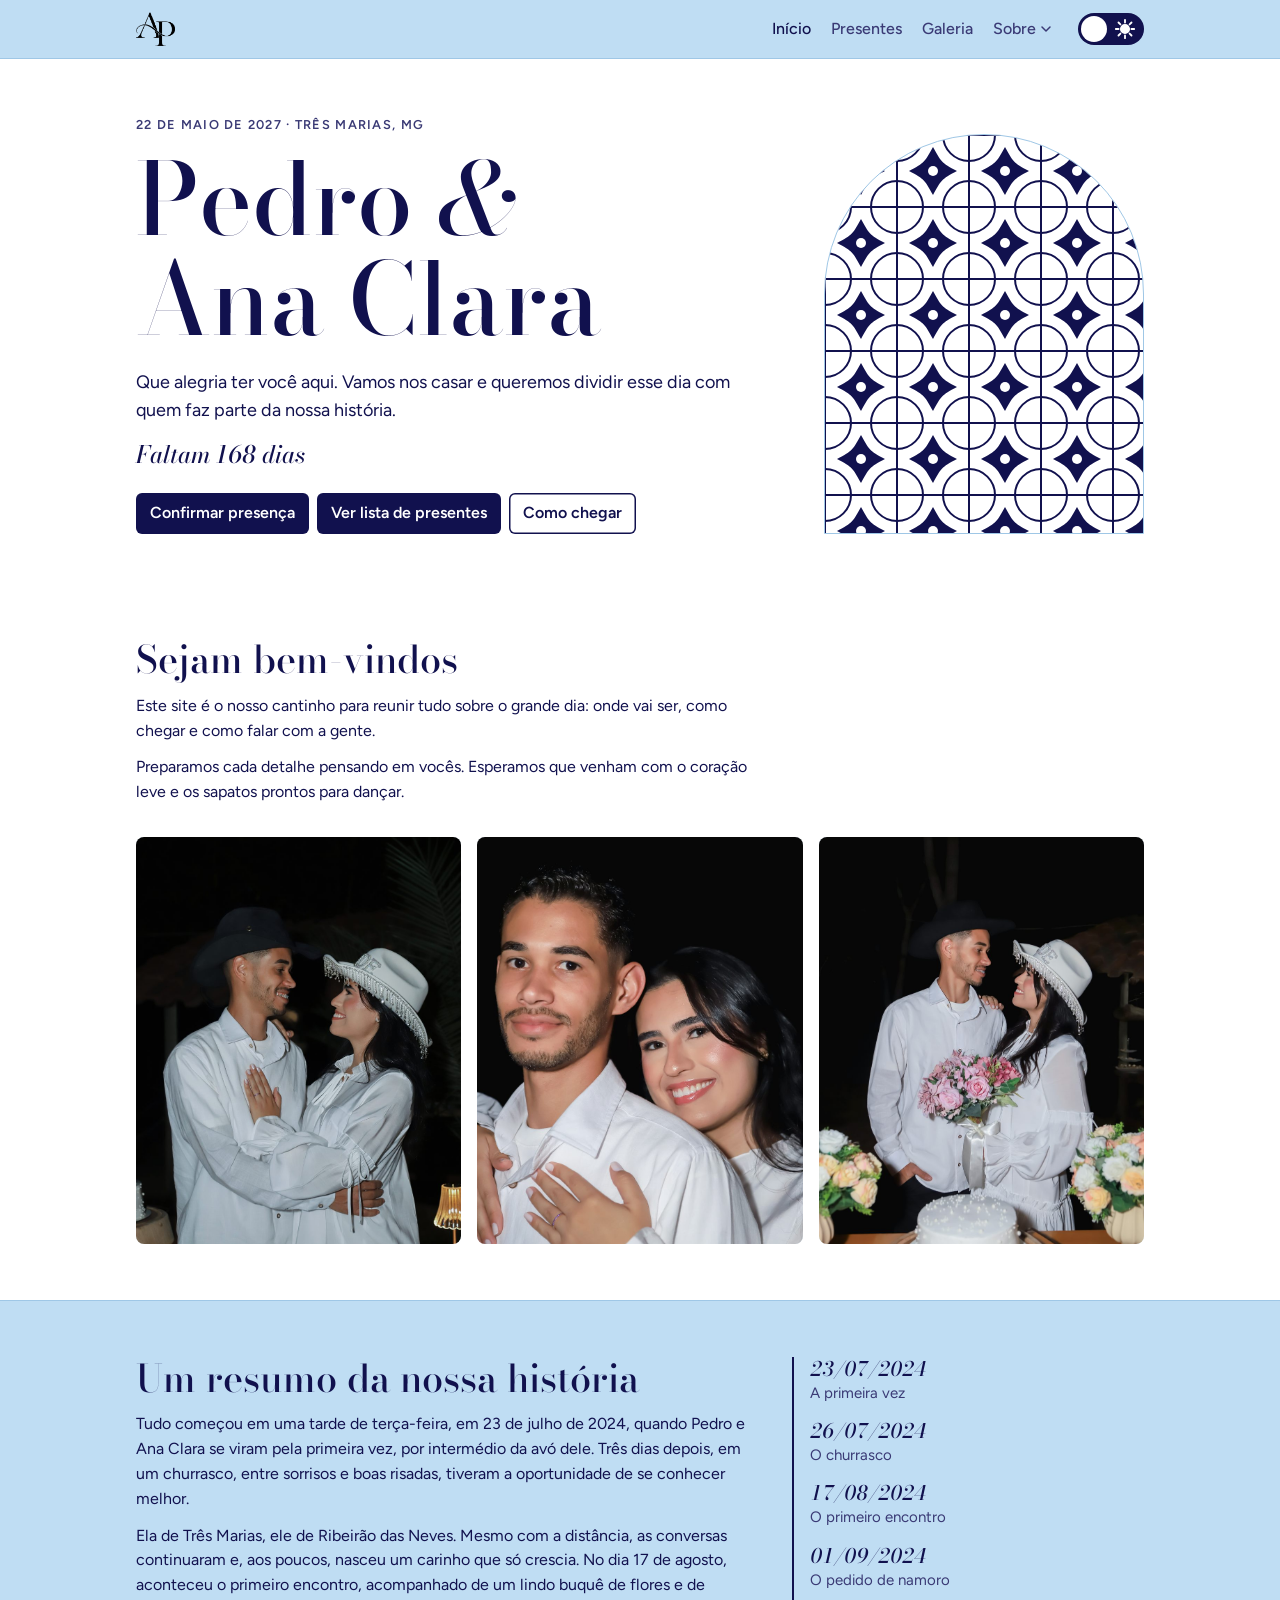
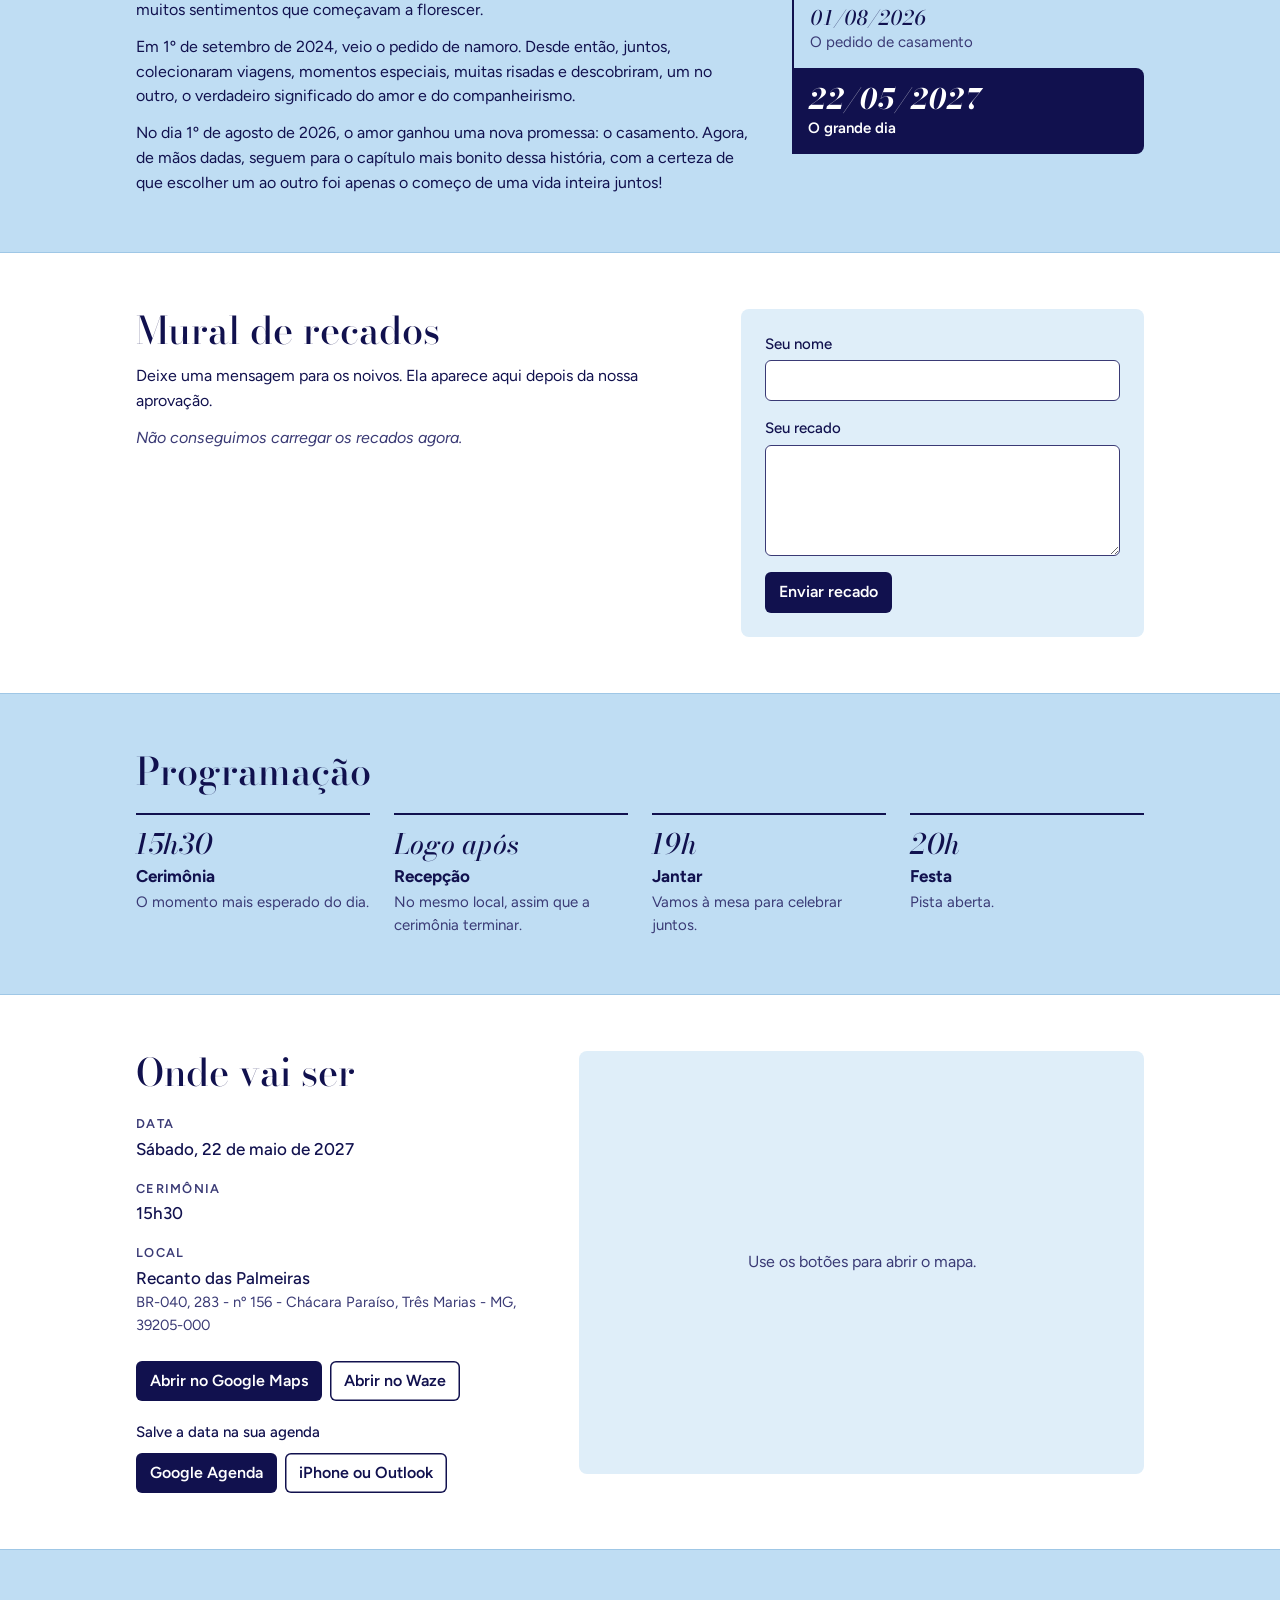
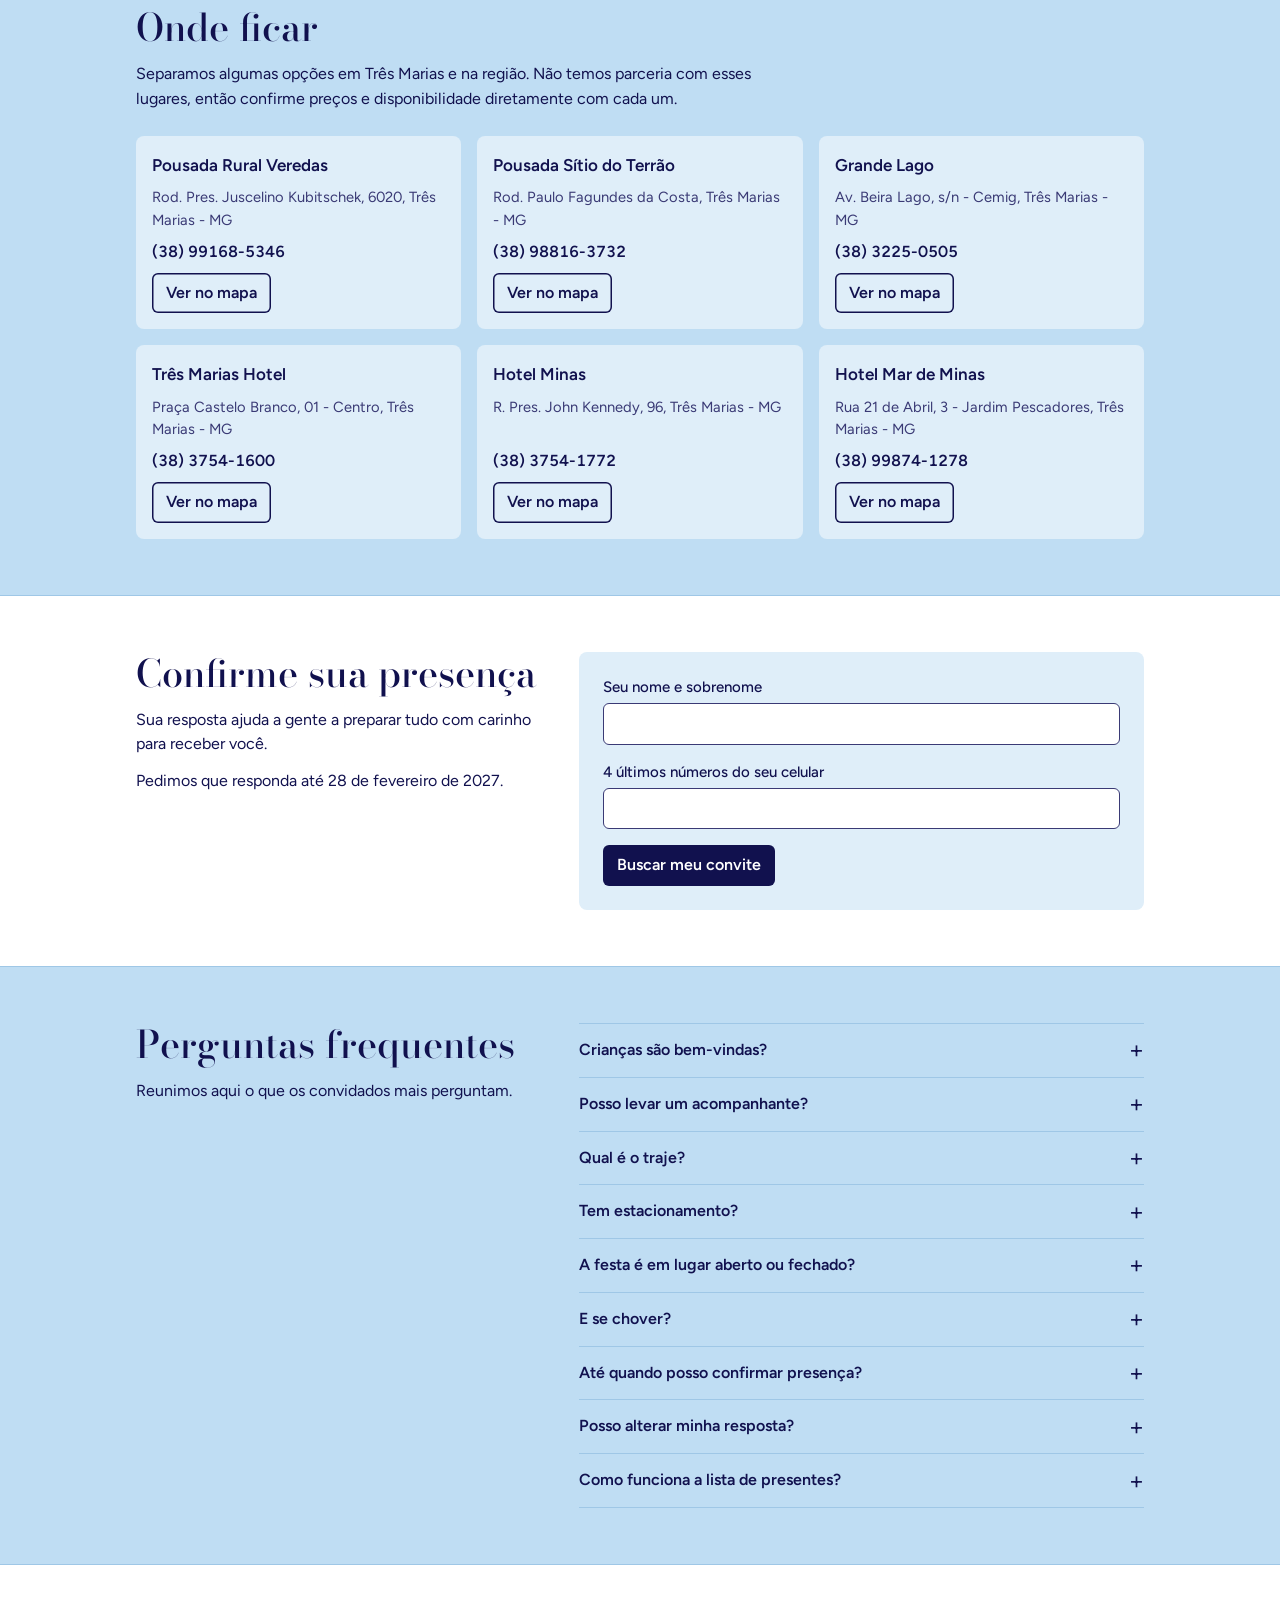
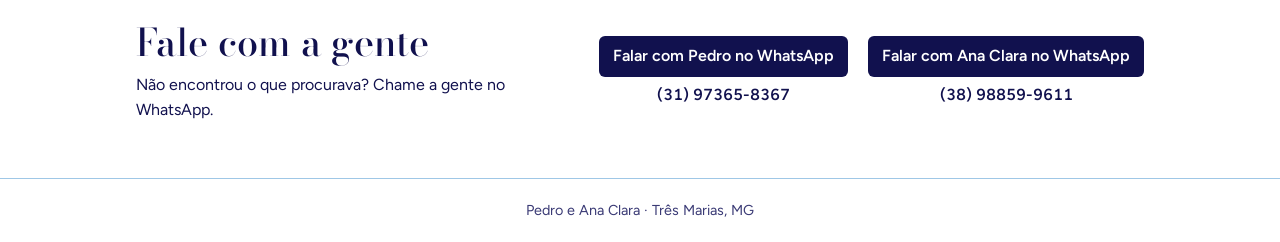
<file: index.html>
<!doctype html>
<html lang="pt-BR">
<head>
<meta charset="utf-8">
<meta name="viewport" content="width=device-width,initial-scale=1,viewport-fit=cover">
<title>Casamento de Pedro e Ana Clara</title>
<meta name="description" content="22 de maio de 2027, em Três Marias (MG). Confirme sua presença, veja o local e a lista de presentes.">
<meta property="og:type" content="website">
<meta property="og:locale" content="pt_BR">
<meta property="og:site_name" content="Pedro e Ana Clara">
<meta property="og:title" content="Casamento de Pedro e Ana Clara">
<meta property="og:description" content="22 de maio de 2027, em Três Marias (MG). Confirme sua presença, veja o local e a lista de presentes.">
<meta property="og:url" content="https://www.pedroeana.site/">
<meta property="og:image" content="https://www.pedroeana.site/assets/img/compartilhar.jpg">
<meta property="og:image:width" content="1200">
<meta property="og:image:height" content="630">
<meta property="og:image:alt" content="Pedro e Ana Clara, 22 de maio de 2027, Três Marias, MG">
<meta name="twitter:card" content="summary_large_image">
<link rel="canonical" href="https://www.pedroeana.site/">
<link rel="preconnect" href="https://fonts.googleapis.com">
<link rel="preconnect" href="https://fonts.gstatic.com" crossorigin>
<link rel="stylesheet" href="https://fonts.googleapis.com/css2?family=Bodoni+Moda:ital,opsz,wght@0,6..96,400..700;1,6..96,400..700&family=Figtree:wght@400;500;600;700&display=swap">
<link rel="icon" type="image/png" href="assets/img/favicon.png">
<link rel="apple-touch-icon" href="assets/img/apple-touch-icon.png">
<link rel="stylesheet" href="assets/css/style.css">
<script src="assets/scripts/tema.js"></script>
</head>
<body>

<nav class="nav" aria-label="Principal">
  <div class="wrap">
    <a class="marca" href="#top"><img src="assets/img/logo.png" alt="Pedro e Ana Clara, página inicial" width="567" height="498"></a>
    <div class="nav-links">
      <a href="#top" aria-current="page">Início</a>
      <a href="presentes.html">Presentes</a>
      <a href="galeria.html">Galeria</a>
      <div class="nav-sobre">
        <button class="nav-sobre-botao" id="menu-botao" type="button" aria-expanded="false" aria-controls="menu-links">Sobre<svg viewBox="0 0 24 24" aria-hidden="true"><path d="M6 9l6 6 6-6"></path></svg></button>
        <div class="nav-menu" id="menu-links">
          <a href="#historia">Nossa história</a>
          <a href="#mural">Mural de recados</a>
          <a href="#programacao">Programação</a>
          <a href="#local">Local</a>
          <a href="#hospedagem">Onde ficar</a>
          <a href="#presenca">Confirmar presença</a>
          <a href="#duvidas">Dúvidas</a>
          <a href="#contato">Contato</a>
        </div>
      </div>
    </div>
    <div class="nav-acoes">
      <button class="tema-botao" id="tema-botao" type="button" role="switch" aria-checked="false" aria-label="Modo escuro">
        <svg class="tema-icone lua" viewBox="0 0 24 24" aria-hidden="true">
          <path d="M20 15.5A8.5 8.5 0 0 1 8.5 4a9 9 0 1 0 11.5 11.5z"></path>
          <path d="M0-2 .6-.6 2-.6.9.3 1.3 1.7 0 .9-1.3 1.7-.9.3-2-.6-.6-.6z" transform="translate(14 5.5)"></path>
          <path d="M0-2 .6-.6 2-.6.9.3 1.3 1.7 0 .9-1.3 1.7-.9.3-2-.6-.6-.6z" transform="translate(19 9)"></path>
          <path d="M0-2 .6-.6 2-.6.9.3 1.3 1.7 0 .9-1.3 1.7-.9.3-2-.6-.6-.6z" transform="translate(13 11) scale(.8)"></path>
        </svg>
        <svg class="tema-icone sol" viewBox="0 0 24 24" aria-hidden="true">
          <circle cx="12" cy="12" r="4.5"></circle>
          <path d="M12 2v3M12 19v3M2 12h3M19 12h3M4.9 4.9 7 7M17 17l2.1 2.1M4.9 19.1 7 17M17 7l2.1-2.1"></path>
        </svg>
        <span class="tema-bola"></span>
      </button>
    </div>
  </div>
</nav>

<header class="hero">
  <div class="wrap">
    <div>
      <p class="eyebrow" id="quando"></p>
      <h1 id="noivos"></h1>
      <p class="lead">Que alegria ter você aqui. Vamos nos casar e queremos dividir esse dia com quem faz parte da nossa história.</p>
      <p class="faltam" id="faltam" hidden></p>
      <div class="hero-acoes">
        <a class="btn" href="#presenca">Confirmar presença</a>
        <a class="btn" href="presentes.html">Ver lista de presentes</a>
        <a class="btn ghost" href="#local">Como chegar</a>
      </div>
    </div>
    <svg class="arch" aria-hidden="true">
      <defs>
        <pattern id="azulejo" width="72" height="72" patternUnits="userSpaceOnUse">
          <rect class="tile-line" x="0" y="0" width="72" height="72" stroke-width="1"></rect>
          <circle class="tile-line" cx="0" cy="0" r="26"></circle>
          <circle class="tile-line" cx="72" cy="0" r="26"></circle>
          <circle class="tile-line" cx="0" cy="72" r="26"></circle>
          <circle class="tile-line" cx="72" cy="72" r="26"></circle>
          <path class="tile-fill" d="M36 12 C44 26 44 28 60 36 C44 44 44 46 36 60 C28 46 28 44 12 36 C28 28 28 26 36 12 Z"></path>
          <circle cx="36" cy="36" r="5" fill="var(--tile-bg)"></circle>
        </pattern>
      </defs>
      <rect width="100%" height="100%" fill="url(#azulejo)"></rect>
    </svg>
  </div>
</header>

<main>
  <section class="secao" aria-labelledby="titulo-recepcao">
    <div class="wrap recepcao">
      <div class="recado-texto">
        <h2 id="titulo-recepcao">Sejam bem-vindos</h2>
        <p>Este site é o nosso cantinho para reunir tudo sobre o grande dia: onde vai ser, como chegar e como falar com a gente.</p>
        <p>Preparamos cada detalhe pensando em vocês. Esperamos que venham com o coração leve e os sapatos prontos para dançar.</p>
      </div>
      <div class="fotos" id="fotos"></div>
    </div>
  </section>

  <section class="secao faixa" id="historia" aria-labelledby="titulo-historia">
    <div class="wrap historia">
      <div class="recado-texto">
        <h2 id="titulo-historia">Um resumo da nossa história</h2>
        <div class="historia-texto" id="historia-texto"></div>
      </div>
      <ol class="marcos" id="marcos" aria-label="Datas importantes"></ol>
    </div>
  </section>

  <section class="secao" id="mural" aria-labelledby="titulo-mural">
    <div class="wrap mural">
      <div class="mural-recados">
        <h2 id="titulo-mural">Mural de recados</h2>
        <p>Deixe uma mensagem para os noivos. Ela aparece aqui depois da nossa aprovação.</p>
        <p class="mural-vazio" id="mural-vazio">Seja a primeira pessoa a deixar um recado.</p>
        <ul class="mural-lista" id="mural-lista"></ul>
      </div>
      <div class="presenca-area">
        <form id="mural-form" novalidate>
          <label for="mural-nome">Seu nome
            <input id="mural-nome" autocomplete="name" maxlength="60" required>
          </label>
          <label for="mural-recado">Seu recado
            <textarea id="mural-recado" rows="4" maxlength="300" required></textarea>
          </label>
          <div class="presenca-robo" aria-hidden="true">
            <label for="mural-site">Não preencha este campo
              <input id="mural-site" tabindex="-1" autocomplete="off">
            </label>
          </div>
          <button class="btn" id="mural-enviar" type="submit">Enviar recado</button>
          <p class="erro" id="mural-erro" role="alert" hidden></p>
        </form>
        <p class="presenca-sucesso" id="mural-sucesso" role="status" hidden>Recado enviado! Ele vai aparecer aqui depois da nossa aprovação.</p>
      </div>
    </div>
  </section>

  <section class="secao faixa" id="programacao" aria-labelledby="titulo-programacao">
    <div class="wrap">
      <h2 id="titulo-programacao">Programação</h2>
      <ol class="programa" id="programa"></ol>
    </div>
  </section>

  <section class="secao" id="local" aria-labelledby="titulo-local">
    <div class="wrap local">
      <div class="local-info">
        <h2 id="titulo-local">Onde vai ser</h2>
        <dl>
          <div><dt>Data</dt><dd id="local-data"></dd></div>
          <div><dt>Cerimônia</dt><dd id="local-horario"></dd></div>
          <div><dt>Local</dt><dd><span id="local-nome"></span><small id="local-endereco"></small></dd></div>
        </dl>
        <div class="hero-acoes">
          <a class="btn" id="abrir-maps" target="_blank" rel="noopener">Abrir no Google Maps</a>
          <a class="btn ghost" id="abrir-waze" target="_blank" rel="noopener">Abrir no Waze</a>
        </div>
        <div class="agenda">
          <p>Salve a data na sua agenda</p>
          <div class="hero-acoes">
            <a class="btn" id="agenda-google" target="_blank" rel="noopener">Google Agenda</a>
            <a class="btn ghost" href="assets/casamento.ics" download="casamento-pedro-e-ana-clara.ics">iPhone ou Outlook</a>
          </div>
        </div>
      </div>
      <div class="mapa">
        <p>Use os botões para abrir o mapa.</p>
        <iframe id="mapa" title="Mapa do local do casamento" loading="lazy" referrerpolicy="no-referrer-when-downgrade"></iframe>
      </div>
    </div>
  </section>

  <section class="secao faixa" id="hospedagem" aria-labelledby="titulo-hospedagem">
    <div class="wrap">
      <div class="recado-texto">
        <h2 id="titulo-hospedagem">Onde ficar</h2>
        <p>Separamos algumas opções em Três Marias e na região. Não temos parceria com esses lugares, então confirme preços e disponibilidade diretamente com cada um.</p>
      </div>
      <ul class="hospedagens" id="hospedagens"></ul>
    </div>
  </section>

  <section class="secao" id="presenca" aria-labelledby="titulo-presenca">
    <div class="wrap presenca">
      <div class="recado-texto">
        <h2 id="titulo-presenca">Confirme sua presença</h2>
        <p>Sua resposta ajuda a gente a preparar tudo com carinho para receber você.</p>
        <p id="presenca-prazo"></p>
      </div>
      <div class="presenca-area">
        <div id="presenca-whatsapp">
          <p>Para confirmar, chame a gente no WhatsApp.</p>
          <a class="btn" href="#contato">Confirmar pelo WhatsApp</a>
        </div>
        <form id="presenca-busca" novalidate hidden>
          <label for="presenca-nome">Seu nome e sobrenome
            <input id="presenca-nome" autocomplete="name" maxlength="100" required>
          </label>
          <label for="presenca-final">4 últimos números do seu celular
            <input id="presenca-final" inputmode="numeric" autocomplete="off" maxlength="4" required>
          </label>
          <button class="btn" id="presenca-buscar" type="submit">Buscar meu convite</button>
          <p class="erro" id="presenca-busca-erro" role="alert" hidden></p>
          <div class="presenca-grupos" id="presenca-grupos" hidden></div>
        </form>
        <form id="presenca-form" novalidate hidden>
          <fieldset>
            <legend>Desmarque quem não poderá ir</legend>
            <div class="presenca-pessoas" id="presenca-pessoas"></div>
          </fieldset>
          <label for="presenca-restricoes" id="presenca-comida">Alguma restrição alimentar? (opcional)
            <input id="presenca-restricoes" maxlength="200">
          </label>
          <label for="presenca-mensagem">Mensagem para os noivos (opcional)
            <textarea id="presenca-mensagem" rows="3" maxlength="500"></textarea>
          </label>
          <div class="presenca-robo" aria-hidden="true">
            <label for="presenca-site">Não preencha este campo
              <input id="presenca-site" tabindex="-1" autocomplete="off">
            </label>
          </div>
          <button class="btn" id="presenca-enviar" type="submit">Enviar resposta</button>
          <p class="erro" id="presenca-erro" role="alert" hidden></p>
          <button class="presenca-voltar" id="presenca-voltar" type="button">Buscar outro nome</button>
        </form>
        <p class="presenca-sucesso" id="presenca-sucesso" role="status" hidden></p>
      </div>
    </div>
  </section>

  <section class="secao faixa" id="duvidas" aria-labelledby="titulo-duvidas">
    <div class="wrap duvidas">
      <div class="recado-texto">
        <h2 id="titulo-duvidas">Perguntas frequentes</h2>
        <p>Reunimos aqui o que os convidados mais perguntam.</p>
      </div>
      <div class="perguntas" id="perguntas"></div>
    </div>
  </section>

  <section class="secao" id="contato" aria-labelledby="titulo-contato">
    <div class="wrap contato">
      <div>
        <h2 id="titulo-contato">Fale com a gente</h2>
        <p>Não encontrou o que procurava? Chame a gente no WhatsApp.</p>
      </div>
      <div class="contato-acao" id="contatos"></div>
    </div>
  </section>
</main>

<footer><div class="wrap" id="rodape"></div></footer>

<button class="topo-botao" id="topo-botao" type="button" aria-label="Voltar ao topo" hidden>
  <svg viewBox="0 0 24 24" aria-hidden="true"><path d="M12 19V5M5.5 11.5 12 5l6.5 6.5"></path></svg>
</button>

<script src="assets/scripts/menu.js"></script>
<script src="assets/scripts/topo.js"></script>
<script src="assets/scripts/config.js"></script>
<script src="assets/scripts/inicio.js"></script>
<script src="assets/scripts/presenca.js"></script>
<script src="assets/scripts/mural.js"></script>
</body>
</html>
</file>
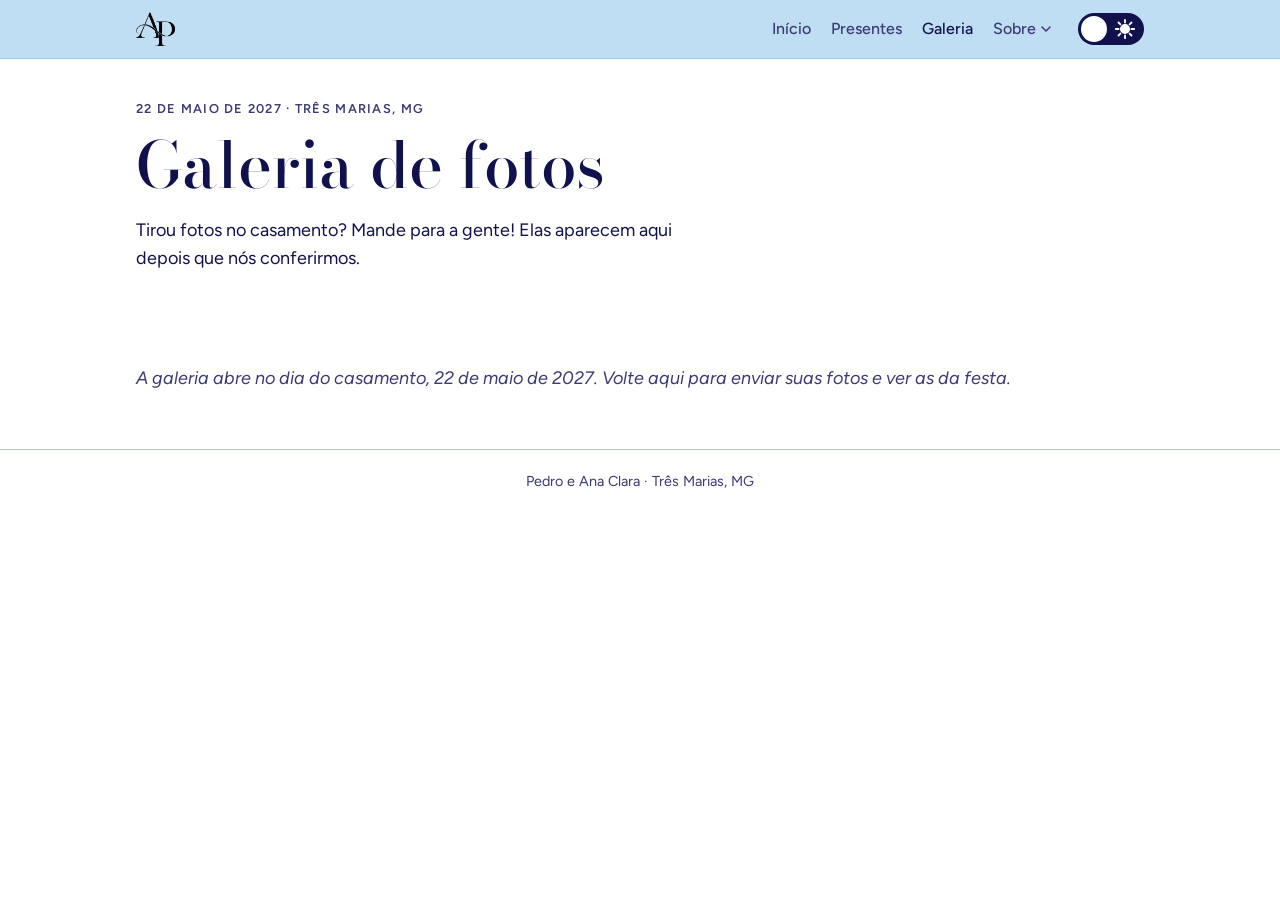
<file: galeria.html>
<!doctype html>
<html lang="pt-BR">
<head>
<meta charset="utf-8">
<meta name="viewport" content="width=device-width,initial-scale=1,viewport-fit=cover">
<title>Galeria de Pedro e Ana Clara</title>
<meta name="description" content="Envie as fotos que você tirou no casamento de Pedro e Ana Clara e veja as fotos da festa.">
<meta property="og:type" content="website">
<meta property="og:locale" content="pt_BR">
<meta property="og:site_name" content="Pedro e Ana Clara">
<meta property="og:title" content="Galeria do casamento de Pedro e Ana Clara">
<meta property="og:description" content="Envie as fotos que você tirou no casamento de Pedro e Ana Clara e veja as fotos da festa.">
<meta property="og:url" content="https://www.pedroeana.site/galeria.html">
<meta property="og:image" content="https://www.pedroeana.site/assets/img/compartilhar.jpg">
<meta property="og:image:width" content="1200">
<meta property="og:image:height" content="630">
<meta property="og:image:alt" content="Pedro e Ana Clara, 22 de maio de 2027, Três Marias, MG">
<meta name="twitter:card" content="summary_large_image">
<link rel="canonical" href="https://www.pedroeana.site/galeria.html">
<link rel="preconnect" href="https://fonts.googleapis.com">
<link rel="preconnect" href="https://fonts.gstatic.com" crossorigin>
<link rel="stylesheet" href="https://fonts.googleapis.com/css2?family=Bodoni+Moda:ital,opsz,wght@0,6..96,400..700;1,6..96,400..700&family=Figtree:wght@400;500;600;700&display=swap">
<link rel="icon" type="image/png" href="assets/img/favicon.png">
<link rel="apple-touch-icon" href="assets/img/apple-touch-icon.png">
<link rel="stylesheet" href="assets/css/style.css">
<script src="assets/scripts/tema.js"></script>
</head>
<body>

<nav class="nav" aria-label="Principal">
  <div class="wrap">
    <a class="marca" href="index.html"><img src="assets/img/logo.png" alt="Pedro e Ana Clara, página inicial" width="567" height="498"></a>
    <div class="nav-links">
      <a href="index.html">Início</a>
      <a href="presentes.html">Presentes</a>
      <a href="galeria.html" aria-current="page">Galeria</a>
      <div class="nav-sobre">
        <button class="nav-sobre-botao" id="menu-botao" type="button" aria-expanded="false" aria-controls="menu-links">Sobre<svg viewBox="0 0 24 24" aria-hidden="true"><path d="M6 9l6 6 6-6"></path></svg></button>
        <div class="nav-menu" id="menu-links">
          <a href="index.html#historia">Nossa história</a>
          <a href="index.html#mural">Mural de recados</a>
          <a href="index.html#programacao">Programação</a>
          <a href="index.html#local">Local</a>
          <a href="index.html#hospedagem">Onde ficar</a>
          <a href="index.html#presenca">Confirmar presença</a>
          <a href="index.html#duvidas">Dúvidas</a>
          <a href="index.html#contato">Contato</a>
        </div>
      </div>
    </div>
    <div class="nav-acoes">
      <button class="tema-botao" id="tema-botao" type="button" role="switch" aria-checked="false" aria-label="Modo escuro">
        <svg class="tema-icone lua" viewBox="0 0 24 24" aria-hidden="true">
          <path d="M20 15.5A8.5 8.5 0 0 1 8.5 4a9 9 0 1 0 11.5 11.5z"></path>
          <path d="M0-2 .6-.6 2-.6.9.3 1.3 1.7 0 .9-1.3 1.7-.9.3-2-.6-.6-.6z" transform="translate(14 5.5)"></path>
          <path d="M0-2 .6-.6 2-.6.9.3 1.3 1.7 0 .9-1.3 1.7-.9.3-2-.6-.6-.6z" transform="translate(19 9)"></path>
          <path d="M0-2 .6-.6 2-.6.9.3 1.3 1.7 0 .9-1.3 1.7-.9.3-2-.6-.6-.6z" transform="translate(13 11) scale(.8)"></path>
        </svg>
        <svg class="tema-icone sol" viewBox="0 0 24 24" aria-hidden="true">
          <circle cx="12" cy="12" r="4.5"></circle>
          <path d="M12 2v3M12 19v3M2 12h3M19 12h3M4.9 4.9 7 7M17 17l2.1 2.1M4.9 19.1 7 17M17 7l2.1-2.1"></path>
        </svg>
        <span class="tema-bola"></span>
      </button>
    </div>
  </div>
</nav>

<header class="hero curto galeria-topo">
  <div class="wrap">
    <div class="galeria-titulo">
      <p class="eyebrow" id="quando"></p>
      <h1>Galeria de fotos</h1>
      <p class="lead">Tirou fotos no casamento? Mande para a gente! Elas aparecem aqui depois que nós conferirmos.</p>
    </div>
    <form class="galeria-envio" id="galeria-form" novalidate hidden>
      <h2 id="titulo-envio">Envie suas fotos</h2>
      <label for="galeria-nome">Seu nome (opcional)
        <input id="galeria-nome" autocomplete="name" maxlength="60">
      </label>
      <div class="presenca-robo" aria-hidden="true">
        <label for="galeria-site">Não preencha este campo
          <input id="galeria-site" tabindex="-1" autocomplete="off">
        </label>
      </div>
      <label class="btn galeria-escolher" id="galeria-escolher" for="galeria-arquivos">Escolher e enviar fotos</label>
      <input class="galeria-arquivos" id="galeria-arquivos" type="file" accept="image/*" multiple>
      <p class="galeria-status" id="galeria-status" role="status" hidden></p>
    </form>
  </div>
</header>

<main>
  <section class="secao" id="galeria-fechada" hidden>
    <div class="wrap">
      <p class="galeria-aviso" id="galeria-aviso"></p>
    </div>
  </section>

  <div id="galeria-conteudo" hidden>
    <section class="secao" aria-labelledby="titulo-fotos">
      <div class="wrap galeria">
        <h2 id="titulo-fotos">Fotos da festa</h2>
        <p class="galeria-vazia" id="galeria-vazia">Carregando as fotos...</p>
        <ul class="galeria-fotos" id="galeria-fotos"></ul>
      </div>
    </section>
  </div>
</main>

<footer><div class="wrap" id="rodape"></div></footer>

<dialog class="foto-dialog" id="foto-dialog" aria-label="Foto ampliada">
  <img id="foto-grande" alt="" referrerpolicy="no-referrer">
  <div class="foto-acoes">
    <span class="foto-autor" id="foto-autor"></span>
    <div class="foto-botoes">
      <button class="btn ghost" id="foto-anterior" type="button" aria-label="Foto anterior">‹</button>
      <button class="btn ghost" id="foto-proxima" type="button" aria-label="Próxima foto">›</button>
      <a class="btn ghost" id="foto-baixar" target="_blank" rel="noopener noreferrer">Baixar</a>
      <button class="btn" id="foto-fechar" type="button">Fechar</button>
    </div>
  </div>
</dialog>

<button class="topo-botao" id="topo-botao" type="button" aria-label="Voltar ao topo" hidden>
  <svg viewBox="0 0 24 24" aria-hidden="true"><path d="M12 19V5M5.5 11.5 12 5l6.5 6.5"></path></svg>
</button>

<script src="assets/scripts/menu.js"></script>
<script src="assets/scripts/topo.js"></script>
<script src="assets/scripts/config.js"></script>
<script src="assets/scripts/galeria.js"></script>
</body>
</html>
</file>
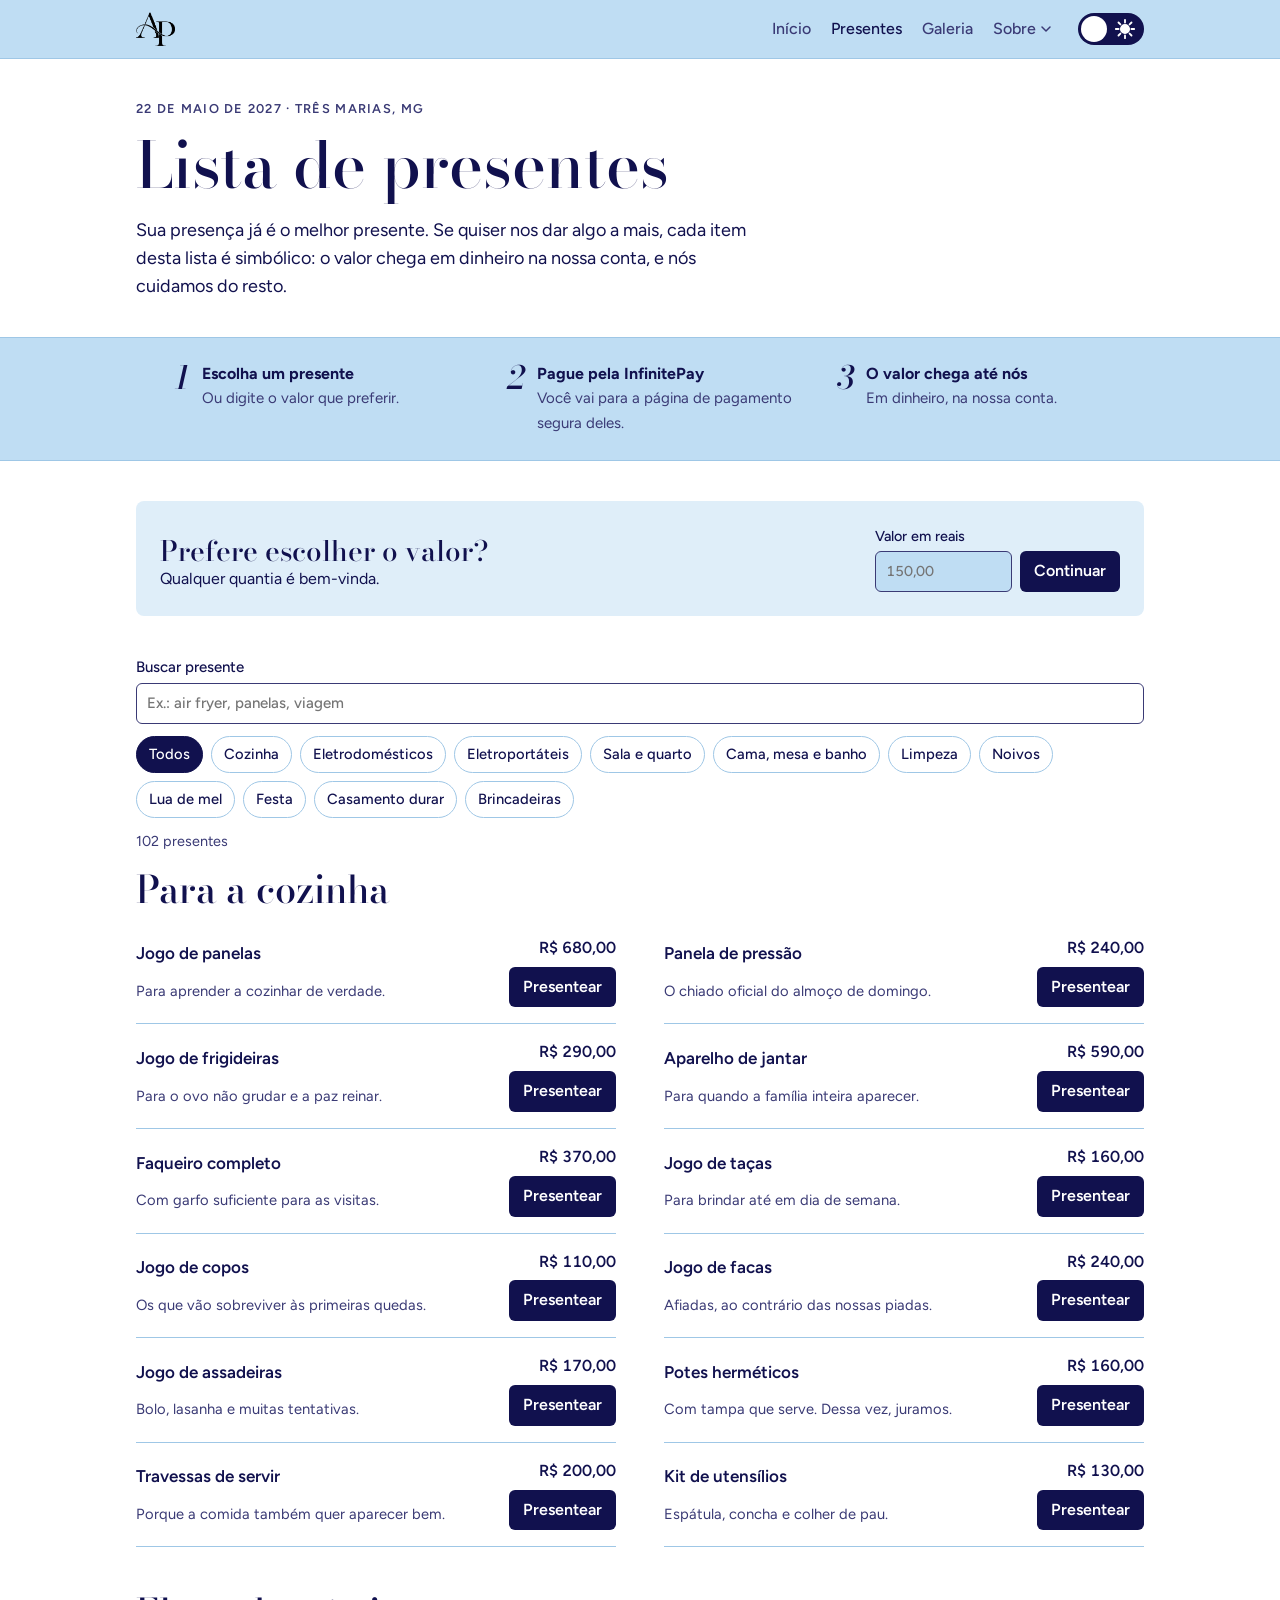
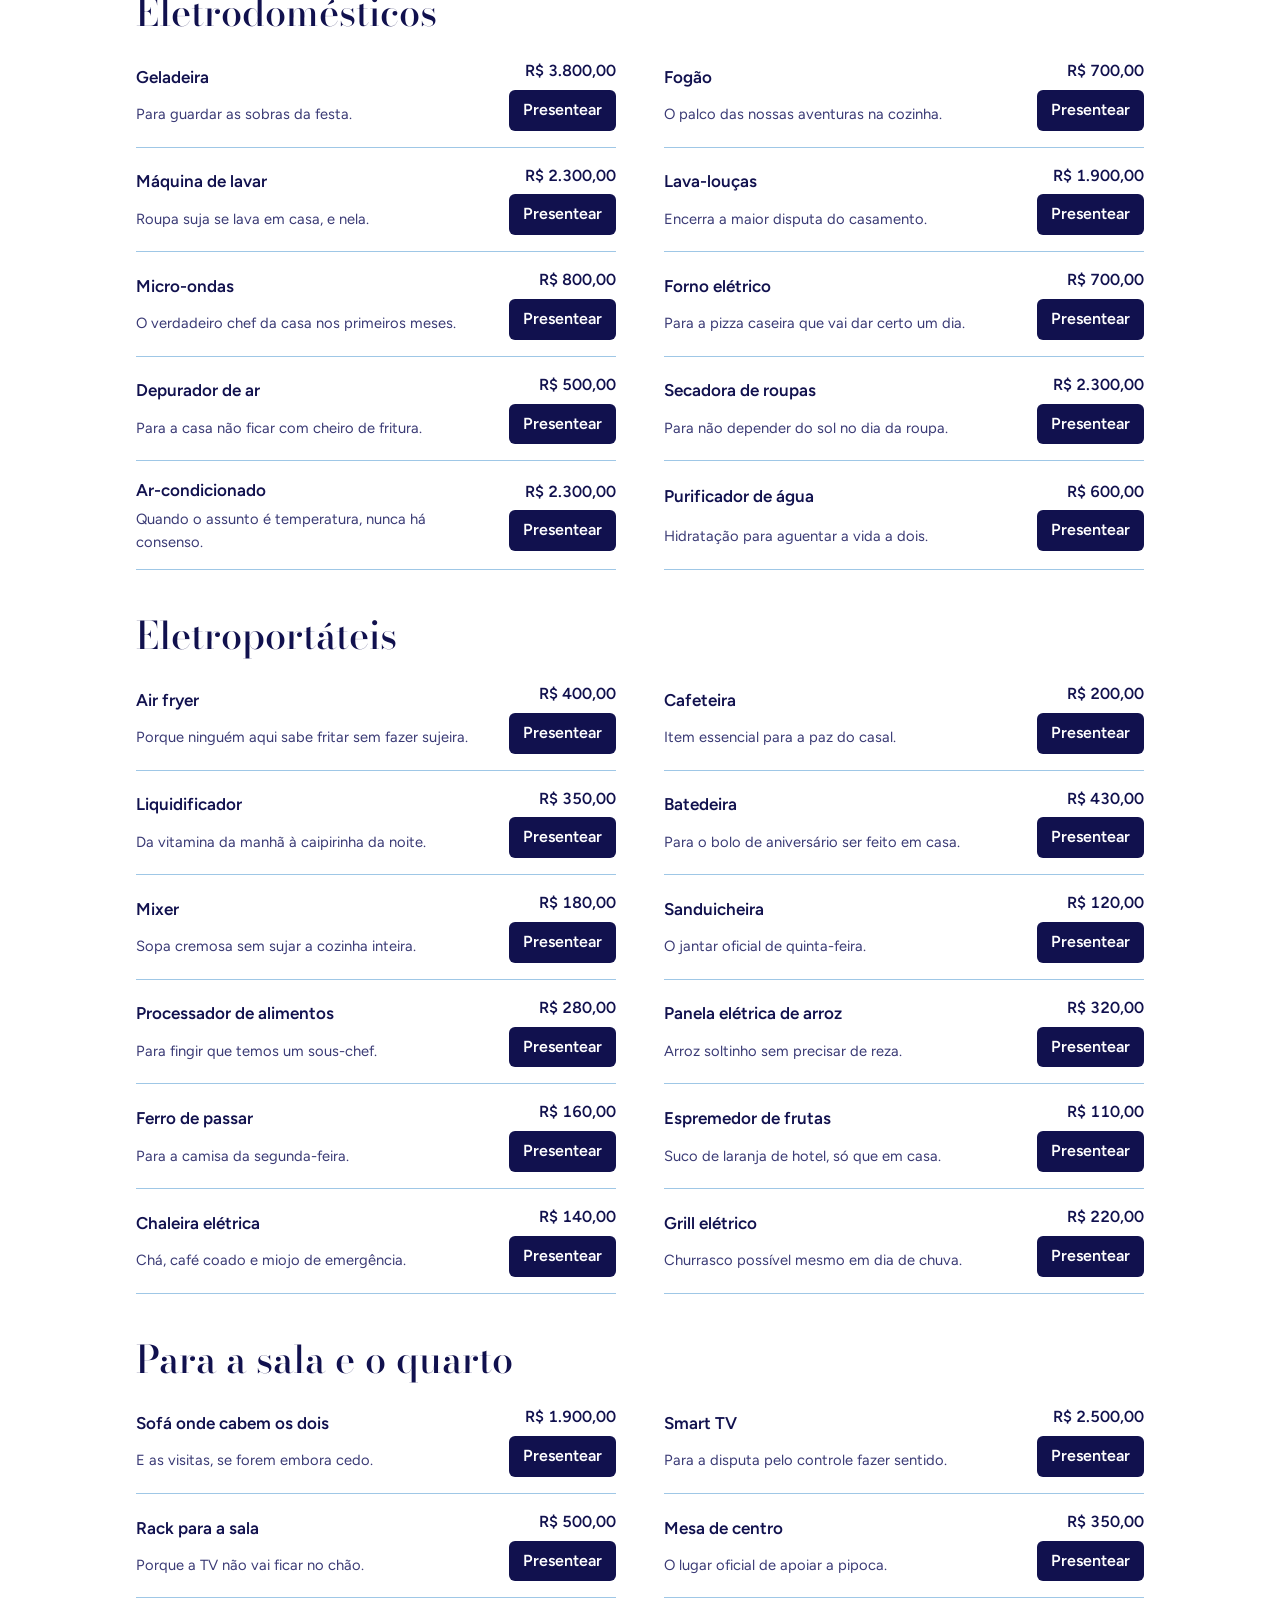
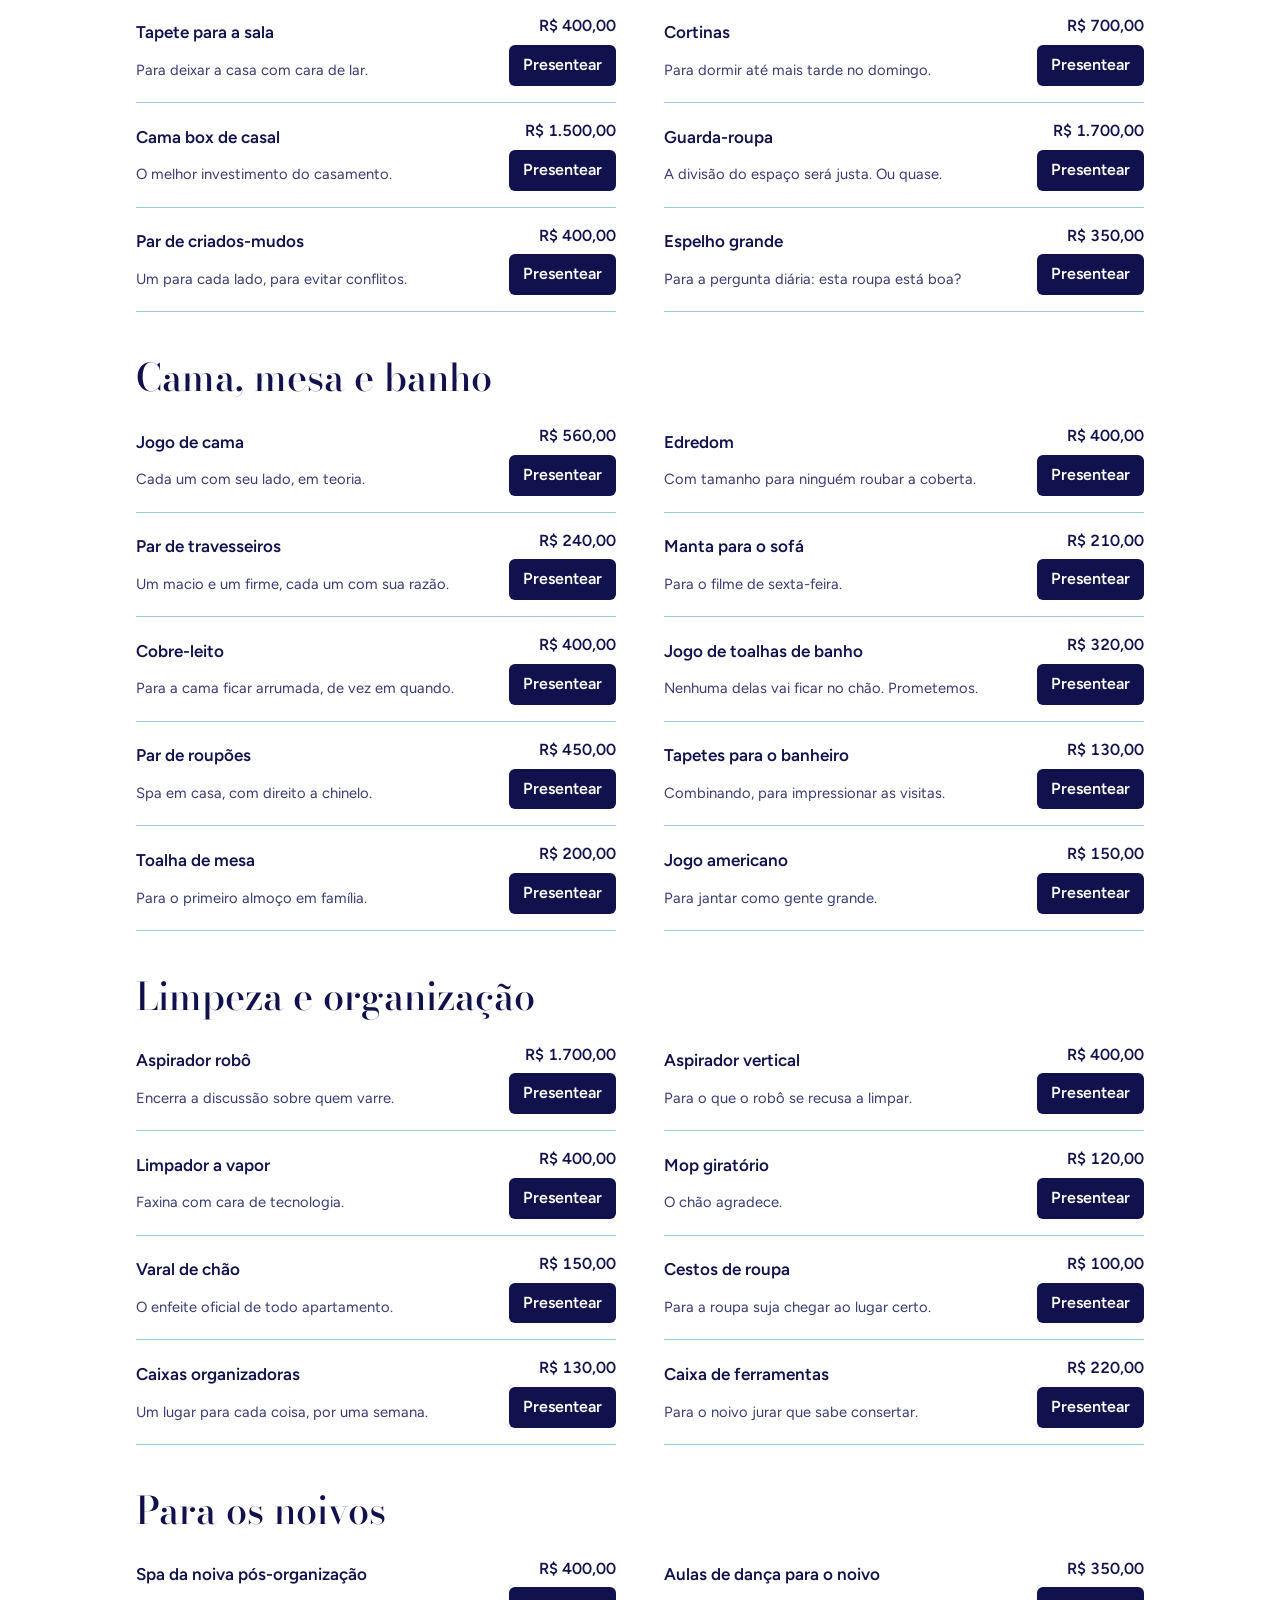
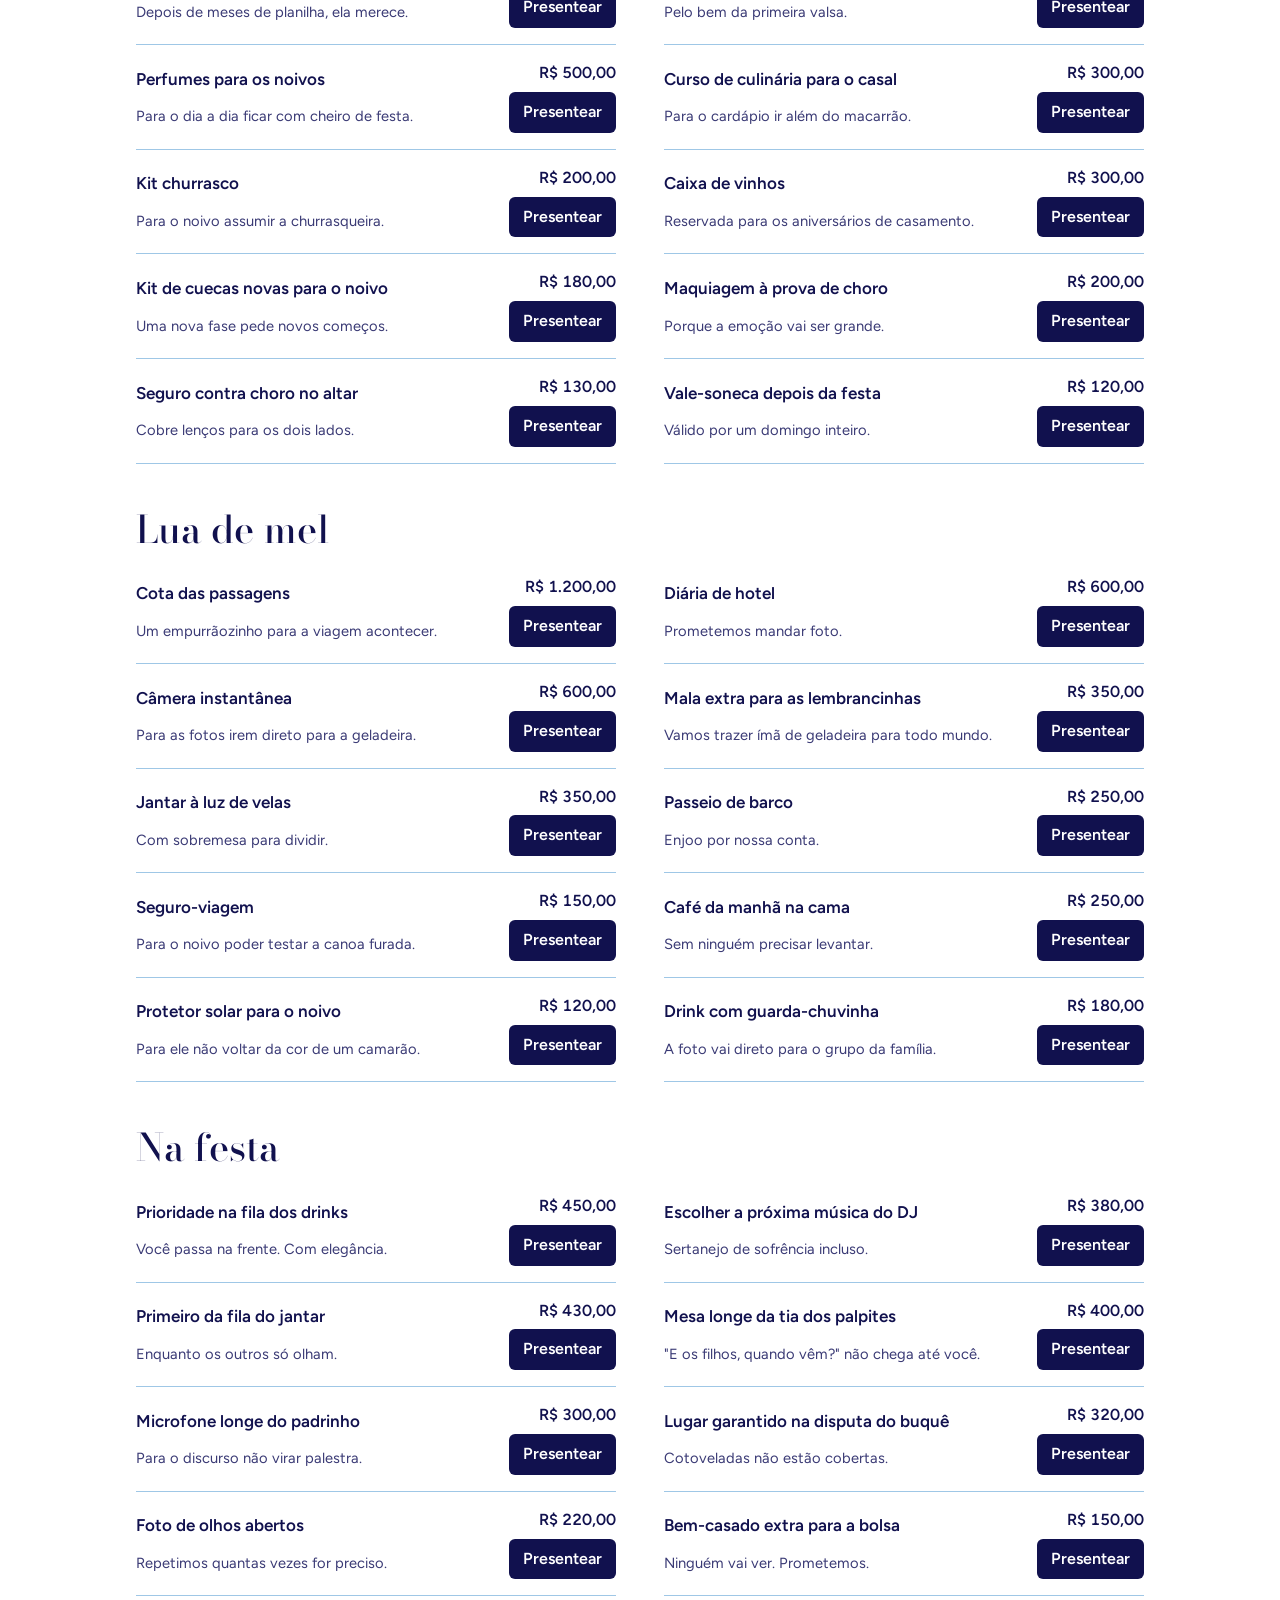
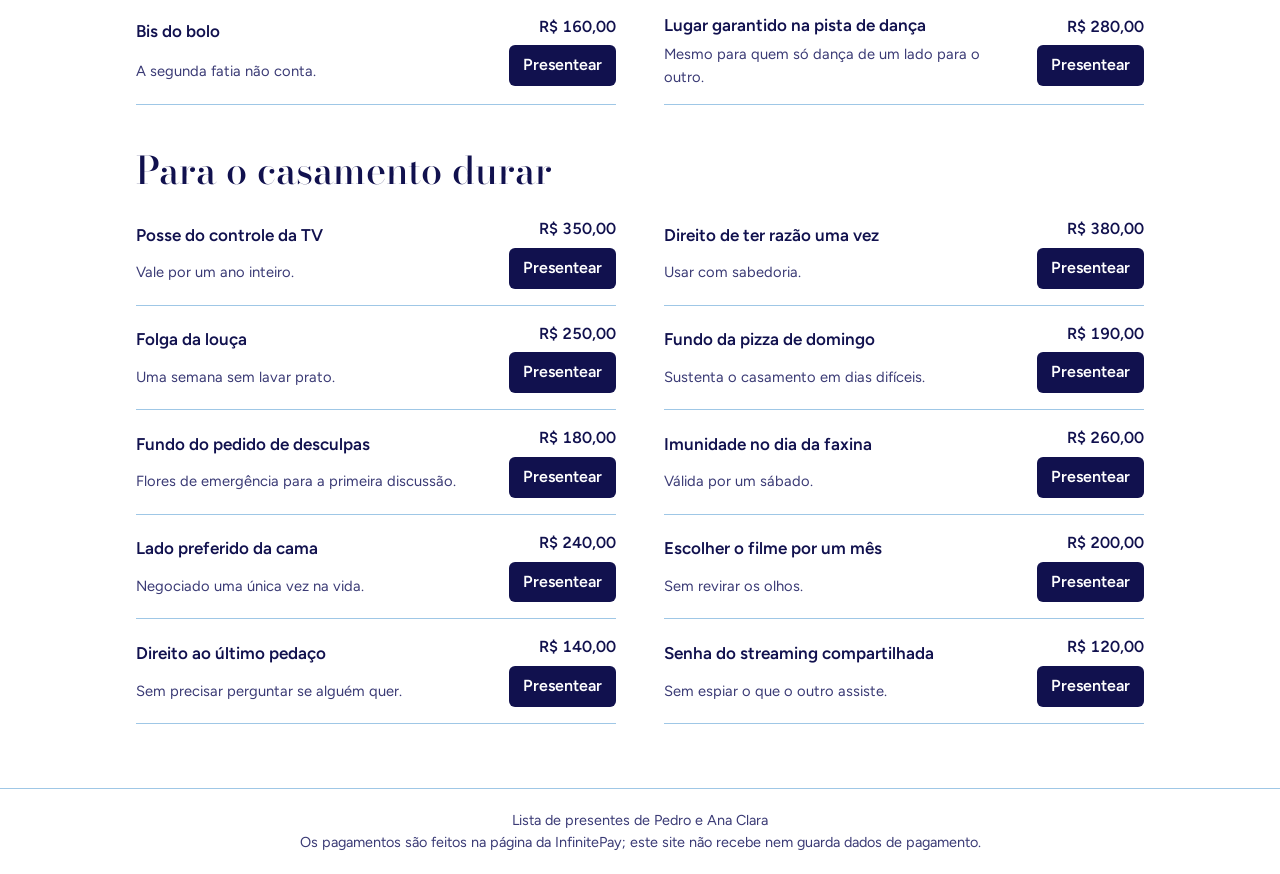
<file: presentes.html>
<!doctype html>
<html lang="pt-BR">
<head>
<meta charset="utf-8">
<meta name="viewport" content="width=device-width,initial-scale=1,viewport-fit=cover">
<title>Presentes de Pedro e Ana Clara</title>
<meta name="description" content="Escolha um presente para Pedro e Ana Clara. O valor chega em dinheiro para os noivos.">
<meta property="og:type" content="website">
<meta property="og:locale" content="pt_BR">
<meta property="og:site_name" content="Pedro e Ana Clara">
<meta property="og:title" content="Lista de presentes de Pedro e Ana Clara">
<meta property="og:description" content="Escolha um presente para Pedro e Ana Clara. O valor chega em dinheiro para os noivos.">
<meta property="og:url" content="https://www.pedroeana.site/presentes.html">
<meta property="og:image" content="https://www.pedroeana.site/assets/img/compartilhar.jpg">
<meta property="og:image:width" content="1200">
<meta property="og:image:height" content="630">
<meta property="og:image:alt" content="Pedro e Ana Clara, 22 de maio de 2027, Três Marias, MG">
<meta name="twitter:card" content="summary_large_image">
<link rel="canonical" href="https://www.pedroeana.site/presentes.html">
<link rel="preconnect" href="https://fonts.googleapis.com">
<link rel="preconnect" href="https://fonts.gstatic.com" crossorigin>
<link rel="stylesheet" href="https://fonts.googleapis.com/css2?family=Bodoni+Moda:ital,opsz,wght@0,6..96,400..700;1,6..96,400..700&family=Figtree:wght@400;500;600;700&display=swap">
<link rel="icon" type="image/png" href="assets/img/favicon.png">
<link rel="apple-touch-icon" href="assets/img/apple-touch-icon.png">
<link rel="stylesheet" href="assets/css/style.css">
<script src="assets/scripts/tema.js"></script>
</head>
<body>

<nav class="nav" aria-label="Principal">
  <div class="wrap">
    <a class="marca" href="index.html"><img src="assets/img/logo.png" alt="Pedro e Ana Clara, página inicial" width="567" height="498"></a>
    <div class="nav-links">
      <a href="index.html">Início</a>
      <a href="presentes.html" aria-current="page">Presentes</a>
      <a href="galeria.html">Galeria</a>
      <div class="nav-sobre">
        <button class="nav-sobre-botao" id="menu-botao" type="button" aria-expanded="false" aria-controls="menu-links">Sobre<svg viewBox="0 0 24 24" aria-hidden="true"><path d="M6 9l6 6 6-6"></path></svg></button>
        <div class="nav-menu" id="menu-links">
          <a href="index.html#historia">Nossa história</a>
          <a href="index.html#mural">Mural de recados</a>
          <a href="index.html#programacao">Programação</a>
          <a href="index.html#local">Local</a>
          <a href="index.html#hospedagem">Onde ficar</a>
          <a href="index.html#presenca">Confirmar presença</a>
          <a href="index.html#duvidas">Dúvidas</a>
          <a href="index.html#contato">Contato</a>
        </div>
      </div>
    </div>
    <div class="nav-acoes">
      <button class="tema-botao" id="tema-botao" type="button" role="switch" aria-checked="false" aria-label="Modo escuro">
        <svg class="tema-icone lua" viewBox="0 0 24 24" aria-hidden="true">
          <path d="M20 15.5A8.5 8.5 0 0 1 8.5 4a9 9 0 1 0 11.5 11.5z"></path>
          <path d="M0-2 .6-.6 2-.6.9.3 1.3 1.7 0 .9-1.3 1.7-.9.3-2-.6-.6-.6z" transform="translate(14 5.5)"></path>
          <path d="M0-2 .6-.6 2-.6.9.3 1.3 1.7 0 .9-1.3 1.7-.9.3-2-.6-.6-.6z" transform="translate(19 9)"></path>
          <path d="M0-2 .6-.6 2-.6.9.3 1.3 1.7 0 .9-1.3 1.7-.9.3-2-.6-.6-.6z" transform="translate(13 11) scale(.8)"></path>
        </svg>
        <svg class="tema-icone sol" viewBox="0 0 24 24" aria-hidden="true">
          <circle cx="12" cy="12" r="4.5"></circle>
          <path d="M12 2v3M12 19v3M2 12h3M19 12h3M4.9 4.9 7 7M17 17l2.1 2.1M4.9 19.1 7 17M17 7l2.1-2.1"></path>
        </svg>
        <span class="tema-bola"></span>
      </button>
    </div>
  </div>
</nav>

<div class="preview" id="obrigado" hidden>
  <div class="wrap">Obrigado pelo presente! Se o pagamento foi aprovado, já está tudo certo. <a id="recado" target="_blank" rel="noopener" hidden>Enviar um recado no WhatsApp</a></div>
</div>

<header class="hero curto">
  <div class="wrap">
    <div>
      <p class="eyebrow" id="quando"></p>
      <h1>Lista de presentes</h1>
      <p class="lead">Sua presença já é o melhor presente. Se quiser nos dar algo a mais, cada item desta lista é simbólico: o valor chega em dinheiro na nossa conta, e nós cuidamos do resto.</p>
    </div>
  </div>
</header>

<section class="steps" aria-label="Como funciona">
  <div class="wrap">
    <ol>
      <li><b>1</b><div><strong>Escolha um presente</strong><span>Ou digite o valor que preferir.</span></div></li>
      <li><b>2</b><div><strong>Pague pela InfinitePay</strong><span>Você vai para a página de pagamento segura deles.</span></div></li>
      <li><b>3</b><div><strong>O valor chega até nós</strong><span>Em dinheiro, na nossa conta.</span></div></li>
    </ol>
  </div>
</section>

<main>
  <section class="livre">
    <div class="wrap">
      <form id="livre-form" novalidate>
        <div>
          <h2>Prefere escolher o valor?</h2>
          <p id="livre-nota">Qualquer quantia é bem-vinda.</p>
        </div>
        <div class="campo">
          <label for="livre-valor">Valor em reais
            <input id="livre-valor" inputmode="decimal" autocomplete="off" placeholder="150,00">
          </label>
          <button class="btn" type="submit">Continuar</button>
        </div>
        <p class="erro" id="livre-erro" role="alert" hidden></p>
      </form>
    </div>
  </section>

  <section class="filtros" aria-label="Encontre um presente">
    <div class="wrap">
      <div class="busca">
        <label for="busca">Buscar presente</label>
        <input id="busca" type="search" autocomplete="off" placeholder="Ex.: air fryer, panelas, viagem">
      </div>
      <div class="chips" id="atalhos" role="group" aria-label="Categorias"></div>
      <p class="contagem" id="contagem" role="status"></p>
    </div>
  </section>

  <section class="lista">
    <div class="wrap" id="lista"></div>
    <div class="wrap sem-resultado" id="sem-resultado" hidden>
      <p>Nenhum presente encontrado.</p>
      <button class="btn ghost" id="limpar-filtros" type="button">Ver todos os presentes</button>
    </div>
  </section>
</main>

<footer><div class="wrap" id="rodape"></div></footer>

<dialog id="pagar" aria-labelledby="pay-nome">
  <div class="pay">
    <div class="pay-head">
      <h2 id="pay-nome"></h2>
      <button class="fechar" id="fechar" type="button">Fechar</button>
    </div>
    <p class="pay-valor" id="pay-valor"></p>
    <small id="pay-conferir"></small>
    <button class="btn" id="pagar-botao" type="button">Ir para o pagamento</button>
    <p class="demo" id="pay-erro" role="alert" hidden>O pagamento não abriu. Espere um instante e tente de novo.</p>
  </div>
</dialog>

<button class="topo-botao" id="topo-botao" type="button" aria-label="Voltar ao topo" hidden>
  <svg viewBox="0 0 24 24" aria-hidden="true"><path d="M12 19V5M5.5 11.5 12 5l6.5 6.5"></path></svg>
</button>

<script src="assets/scripts/menu.js"></script>
<script src="assets/scripts/topo.js"></script>
<script src="assets/scripts/config.js"></script>
<script src="assets/scripts/presentes.js"></script>
</body>
</html>
</file>
<file: assets/css/style.css>
/* Layout: louça de enxoval e azulejo azul; hero com um arco de azulejos, presentes como uma lista de preços. */
:root {
  --bg: #ffffff;
  --surface: #bfddf3;
  --ink: #11114e;
  --muted: #3a3a75;
  --line: #9fc7e6;
  --cobalt: #11114e;
  --cobalt-ink: #ffffff;
  --tint: #dfeef9;
  --tile-bg: #ffffff;
  --tile-ink: #11114e;
  --warn-bg: #bfddf3;
  --warn-ink: #11114e;
  --logo-filtro: none;
  --display: "Bodoni Moda", "Didot", "Times New Roman", serif;
  --body: "Figtree", "Segoe UI", system-ui, sans-serif;
}
@media (prefers-color-scheme: dark) {
  :root:not([data-theme="light"]) {
    --bg: #11114e; --surface: #1a1a63; --ink: #ffffff; --muted: #bfddf3; --line: #34347e;
    --cobalt: #bfddf3; --cobalt-ink: #11114e; --tint: #24246f;
    --tile-bg: #11114e; --tile-ink: #bfddf3; --warn-bg: #bfddf3; --warn-ink: #11114e; --logo-filtro: invert(1);
    color-scheme: dark;
  }
}
:root[data-theme="dark"] {
  --bg: #11114e; --surface: #1a1a63; --ink: #ffffff; --muted: #bfddf3; --line: #34347e;
  --cobalt: #bfddf3; --cobalt-ink: #11114e; --tint: #24246f;
  --tile-bg: #11114e; --tile-ink: #bfddf3; --warn-bg: #bfddf3; --warn-ink: #11114e; --logo-filtro: invert(1);
  color-scheme: dark;
}
* { box-sizing: border-box; }
[hidden] { display: none !important; }
body { margin: 0; background: var(--bg); color: var(--ink); font: 400 1rem/1.55 var(--body); }
.wrap {
  max-width: 1040px; margin-inline: auto;
  padding-left: max(16px, env(safe-area-inset-left, 0px));
  padding-right: max(16px, env(safe-area-inset-right, 0px));
}
h1, h2, h3, p { margin: 0; }
h1, h2 { font-family: var(--display); font-weight: 500; text-wrap: balance; }
button, input, select, textarea { font: inherit; color: inherit; }
:focus-visible { outline: 3px solid var(--cobalt); outline-offset: 2px; }

.preview { background: var(--warn-bg); color: var(--warn-ink); font-size: .9rem; }
.preview .wrap { padding-block: 10px; }

.hero .wrap {
  display: grid; grid-template-columns: minmax(0, 1fr) minmax(0, 320px);
  gap: 48px; align-items: end; padding-block: 56px 48px;
}
.eyebrow { font-size: .8rem; font-weight: 600; letter-spacing: .1em; text-transform: uppercase; color: var(--muted); }
h1 { font-size: clamp(3rem, 10vw, 6.25rem); line-height: 1; margin-block: 14px 20px; }
h1 em { color: var(--cobalt); font-weight: 400; }
.lead { max-width: 34em; font-size: 1.125rem; }
.arch {
  display: block; width: 100%; aspect-ratio: 4 / 5; max-width: 100%;
  border-radius: 999px 999px 0 0; border: 1px solid var(--line); background: var(--tile-bg);
}
.tile-line { fill: none; stroke: var(--tile-ink); stroke-width: 2; }
.tile-fill { fill: var(--tile-ink); }

.steps { border-block: 1px solid var(--line); background: var(--surface); }
.steps ol {
  list-style: none; margin: 0; padding-block: 24px;
  display: grid; grid-template-columns: repeat(3, minmax(0, 1fr)); gap: 24px;
}
.steps li { display: grid; grid-template-columns: auto minmax(0, 1fr); gap: 12px; }
.steps b { font: italic 500 2rem/1 var(--display); color: var(--cobalt); }
.steps strong { display: block; }
.steps span { color: var(--muted); font-size: .94rem; }

.filtros .wrap { display: grid; gap: 12px; padding-block: 8px 0; }
.busca { display: grid; gap: 4px; font-size: .94rem; font-weight: 500; }
.busca input {
  width: 100%; min-height: 40px; padding: 8px 10px; border-radius: 6px;
  border: 1px solid var(--muted); background: var(--bg);
}
.chips { display: flex; flex-wrap: wrap; gap: 8px; }
.chip {
  flex: none; min-height: 36px; padding: 6px 12px; border-radius: 999px; cursor: pointer;
  border: 1px solid var(--line); background: var(--bg); color: var(--ink); font-size: .92rem; font-weight: 500;
}
.chip:hover { border-color: var(--cobalt); }
.chip[aria-pressed="true"] { border-color: var(--cobalt); background: var(--cobalt); color: var(--cobalt-ink); }
.contagem { color: var(--muted); font-size: .9rem; }
.sem-resultado { justify-items: start; gap: 12px; }
.lista .wrap { padding-block: 16px 64px; display: grid; gap: 44px; }
.grupo { display: grid; gap: 8px; }
h2 { font-size: clamp(1.75rem, 4vw, 2.375rem); line-height: 1.15; }
.gifts { list-style: none; margin: 0; padding: 0; display: grid; grid-template-columns: repeat(2, minmax(0, 1fr)); column-gap: 48px; }
.gift {
  display: grid; grid-template-columns: minmax(0, 1fr) auto; align-items: center;
  gap: 4px 16px; padding-block: 16px; border-bottom: 1px solid var(--line);
}
.gift h3 { font-size: 1.0625rem; font-weight: 600; }
.gift p { color: var(--muted); font-size: .92rem; grid-column: 1; }
.gift-action { grid-column: 2; grid-row: 1 / span 2; display: grid; justify-items: end; gap: 6px; }
.valor { font-weight: 600; font-variant-numeric: tabular-nums; white-space: nowrap; }

.btn {
  border: 0; border-radius: 6px; padding: 8px 14px; min-height: 40px; cursor: pointer;
  background: var(--cobalt); color: var(--cobalt-ink); font-weight: 600; text-decoration: none;
  display: inline-flex; align-items: center; justify-content: center;
}
.btn:hover { filter: brightness(1.12); }
.btn.ghost { background: transparent; color: var(--cobalt); box-shadow: inset 0 0 0 1.5px var(--cobalt); }

.livre .wrap { padding-block: 40px 32px; }
.livre form {
  background: var(--tint); border-radius: 8px; padding: 24px;
  display: grid; grid-template-columns: minmax(0, 1fr) auto; gap: 16px 32px; align-items: end;
}
.livre h2 { font-size: 1.75rem; }
.campo { display: flex; gap: 8px; flex-wrap: wrap; align-items: end; }
.campo label { display: grid; gap: 4px; font-size: .9rem; font-weight: 500; }
.campo input {
  width: 9.5em; min-height: 40px; padding: 8px 10px; border-radius: 6px;
  border: 1px solid var(--muted); background: var(--surface); font-variant-numeric: tabular-nums;
}
.erro { grid-column: 1 / -1; color: var(--ink); font-size: .92rem; font-weight: 500; }

footer { border-top: 1px solid var(--line); color: var(--muted); font-size: .9rem; }
footer .wrap { padding-block: 20px; text-align: center; }

dialog {
  width: min(420px, calc(100vw - 32px)); max-height: calc(100dvh - 32px);
  padding: 24px; border: 0; border-radius: 10px; background: var(--surface); color: var(--ink);
}
dialog::backdrop { background: rgb(17 17 78 / .6); }
.pay { display: grid; gap: 14px; }
.pay-head { display: grid; grid-template-columns: minmax(0, 1fr) auto; gap: 8px; align-items: start; }
.pay-head h2 { font-size: 1.625rem; line-height: 1.15; }
.fechar { border: 0; background: none; cursor: pointer; color: var(--muted); padding: 6px 8px; min-height: 36px; font-weight: 600; }
.pay-valor { font-size: 1.5rem; font-weight: 700; font-variant-numeric: tabular-nums; }
.demo { background: var(--warn-bg); color: var(--warn-ink); border-radius: 6px; padding: 8px 10px; font-size: .88rem; }
.pay small { color: var(--muted); font-size: .88rem; }
.pay > .btn { width: 100%; }
.preview a { color: inherit; font-weight: 600; }

html { scroll-padding-top: 72px; }
.nav {
  position: sticky; top: 0; z-index: 10; padding-top: env(safe-area-inset-top, 0px);
  border-bottom: 1px solid var(--line); background: var(--surface);
}
.nav .wrap { position: relative; display: flex; align-items: center; gap: 4px 24px; padding-block: 12px; }
.nav-acoes { display: flex; align-items: center; gap: 12px; }
.marca { display: block; margin-inline-end: auto; }
.marca img { display: block; width: auto; height: 34px; filter: var(--logo-filtro); }
.nav-links { display: flex; flex-wrap: wrap; align-items: center; gap: 4px 20px; }
.tema-botao {
  position: relative; flex: none; width: 66px; height: 32px; padding: 0; border: 0; border-radius: 999px;
  background: var(--cobalt); cursor: pointer;
}
.tema-botao:hover { filter: brightness(1.08); }
.tema-bola {
  position: absolute; top: 3px; left: 3px; width: 26px; height: 26px; border-radius: 50%; background: var(--cobalt-ink);
}
.tema-botao[aria-checked="true"] .tema-bola { transform: translateX(34px); }
.tema-icone { position: absolute; top: 5px; width: 22px; height: 22px; fill: var(--cobalt-ink); }
.tema-icone.lua { left: 8px; display: none; }
.tema-icone.sol { right: 8px; stroke: var(--cobalt-ink); stroke-width: 2; stroke-linecap: round; }
.tema-botao[aria-checked="true"] .lua { display: block; }
.tema-botao[aria-checked="true"] .sol { display: none; }
.nav-links > a, .nav-sobre-botao { color: var(--muted); font-weight: 500; text-decoration: none; padding-block: 4px; }
.nav-links > a:hover, .nav-links > a[aria-current="page"], .nav-sobre-botao:hover, .nav-sobre-botao[aria-expanded="true"] { color: var(--cobalt); }
.nav-sobre { position: relative; }
.nav-sobre-botao { display: inline-flex; align-items: center; gap: 2px; padding-inline: 0; border: 0; background: none; font: inherit; font-weight: 500; cursor: pointer; }
.nav-sobre-botao svg { width: 16px; height: 16px; fill: none; stroke: currentColor; stroke-width: 2.25; stroke-linecap: round; stroke-linejoin: round; }
.nav-sobre-botao[aria-expanded="true"] svg { transform: rotate(180deg); }
/* No computador, o menu abre como uma caixa sob o Sobre. No celular, ocupa a largura toda. */
.nav-menu {
  display: none; position: absolute; top: calc(100% + 14px); right: -16px;
  width: 260px; padding: 4px 16px 8px; border: 1px solid var(--line); border-top: 0; border-radius: 0 0 8px 8px;
  background: var(--surface); box-shadow: 0 12px 24px rgb(17 17 78 / .18);
}
.nav-menu.aberto { display: grid; }
.nav-menu a { padding-block: 10px; color: var(--muted); font-weight: 500; text-decoration: none; }
.nav-menu a + a { border-top: 1px solid var(--line); }
.nav-menu a:hover { color: var(--cobalt); }

.hero.curto .wrap { grid-template-columns: minmax(0, 1fr); padding-block: 40px 36px; }
.hero.curto h1 { font-size: clamp(2.5rem, 7vw, 4rem); }
.faltam { margin-block-start: 16px; font: italic 500 1.5rem/1.2 var(--display); color: var(--cobalt); }
.hero-acoes { display: flex; flex-wrap: wrap; gap: 8px; margin-block-start: 24px; }

.secao .wrap { padding-block: 56px; }
.faixa { background: var(--surface); border-block: 1px solid var(--line); }
.recepcao { display: grid; gap: 32px; }
.recado-texto { display: grid; gap: 12px; max-width: 40em; }
.fotos { display: grid; grid-template-columns: repeat(3, minmax(0, 1fr)); gap: 16px; }
.foto { margin: 0; aspect-ratio: 4 / 5; max-width: 100%; border-radius: 8px; overflow: hidden; background: var(--tint); }
.foto img { display: block; width: 100%; height: 100%; object-fit: cover; }
.foto.vazia { display: grid; place-items: center; color: var(--muted); font-size: .92rem; }

.historia { display: grid; grid-template-columns: minmax(0, 7fr) minmax(0, 4fr); gap: 40px; align-items: start; }
.historia-texto { display: grid; gap: 12px; }
.marcos { list-style: none; margin: 0; padding: 0; display: grid; gap: 14px; border-left: 2px solid var(--cobalt); }
.marcos li { display: grid; gap: 1px; padding-inline-start: 16px; }
.marcos b { font: italic 500 1.25rem/1.2 var(--display); color: var(--cobalt); font-variant-numeric: tabular-nums; }
.marcos span { color: var(--muted); font-size: .94rem; }
.marcos .destaque { margin-inline-start: -2px; padding-block: 14px; border-radius: 0 8px 8px 0; background: var(--cobalt); }
.marcos .destaque b { font-size: 1.75rem; font-weight: 700; color: var(--cobalt-ink); }
.marcos .destaque span { color: var(--cobalt-ink); font-weight: 600; }

.programa { list-style: none; margin: 20px 0 0; padding: 0; display: grid; grid-template-columns: repeat(4, minmax(0, 1fr)); gap: 24px; }
.programa li { display: grid; align-content: start; gap: 2px; padding-block-start: 12px; border-top: 2px solid var(--cobalt); }
.programa b { font: italic 500 1.75rem/1.2 var(--display); color: var(--cobalt); }
.programa strong { font-size: 1.0625rem; }
.programa span { color: var(--muted); font-size: .94rem; }

.local { display: grid; grid-template-columns: minmax(0, 5fr) minmax(0, 7fr); gap: 40px; align-items: start; }
.local-info dl { display: grid; gap: 16px; margin-block: 20px 0; }
.local-info dt { font-size: .8rem; font-weight: 600; letter-spacing: .1em; text-transform: uppercase; color: var(--muted); }
.local-info dd { margin: 2px 0 0; font-size: 1.0625rem; font-weight: 500; }
.local-info dd::first-letter { text-transform: uppercase; }
.local-info small { display: block; color: var(--muted); font-size: .92rem; font-weight: 400; }
.agenda { margin-block-start: 20px; }
.agenda p { font-size: .94rem; font-weight: 500; }
.agenda .hero-acoes { margin-block-start: 8px; }
.mapa { position: relative; aspect-ratio: 4 / 3; max-width: 100%; border-radius: 8px; overflow: hidden; background: var(--tint); }
.mapa p { position: absolute; inset: 0; display: grid; place-items: center; padding: 16px; text-align: center; color: var(--muted); }
.mapa iframe { position: relative; display: block; width: 100%; height: 100%; border: 0; }

.hospedagens { list-style: none; margin: 24px 0 0; padding: 0; display: grid; grid-template-columns: repeat(3, minmax(0, 1fr)); gap: 16px; }
.hospedagens li { display: grid; grid-template-rows: auto 1fr auto auto; gap: 8px; justify-items: start; padding: 16px; border-radius: 8px; background: var(--tint); }
.hospedagens h3 { font-size: 1.0625rem; font-weight: 600; }
.hospedagens p { color: var(--muted); font-size: .92rem; }
.hospedagens .valor { color: var(--ink); text-decoration: none; }

.presenca { display: grid; grid-template-columns: minmax(0, 5fr) minmax(0, 7fr); gap: 40px; align-items: start; }
.presenca-area { display: grid; gap: 12px; padding: 24px; border-radius: 8px; background: var(--tint); }
#presenca-whatsapp { display: grid; gap: 12px; justify-items: start; }
#presenca-busca, #presenca-form, #mural-form { display: grid; gap: 16px; }
#presenca-busca label, #presenca-form label, #presenca-form legend, #mural-form label { font-size: .94rem; font-weight: 500; }
#presenca-busca > label, #presenca-form > label, #mural-form > label { display: grid; gap: 4px; }
#presenca-form fieldset { display: flex; flex-wrap: wrap; gap: 8px 20px; margin: 0; padding: 0; border: 0; }
#presenca-form legend { padding: 0; margin-block-end: 6px; }
#presenca-form .opcao { display: flex; align-items: center; gap: 6px; font-weight: 400; }
#presenca-busca input, #presenca-form input:not([type="checkbox"]), #presenca-form textarea, #mural-form input, #mural-form textarea, #galeria-nome {
  width: 100%; min-height: 40px; padding: 8px 10px; border-radius: 6px; font-weight: 400;
  border: 1px solid var(--muted); background: var(--bg); resize: vertical;
}
#presenca-form input[type="checkbox"] { width: 18px; height: 18px; margin: 0; accent-color: var(--cobalt); }
#presenca-busca .btn, #presenca-form .btn, #mural-form .btn { justify-self: start; }
.presenca-pessoas, .presenca-grupos { display: grid; gap: 8px; }
.presenca-grupo { padding: 10px 12px; border: 1px solid var(--cobalt); border-radius: 8px; background: transparent; color: inherit; font: inherit; text-align: left; cursor: pointer; }
.presenca-voltar { justify-self: start; padding: 0; border: 0; background: none; color: inherit; font: inherit; font-size: .94rem; text-decoration: underline; cursor: pointer; }
.mural { display: grid; grid-template-columns: minmax(0, 7fr) minmax(0, 5fr); gap: 40px; align-items: start; }
.mural-recados { display: grid; gap: 12px; }
.mural-vazio { color: var(--muted); font-style: italic; }
.mural-lista { list-style: none; margin: 8px 0 0; padding: 0; display: grid; gap: 12px; max-height: 520px; overflow-y: auto; }
.mural-lista li { display: grid; gap: 6px; padding: 14px 16px; border-radius: 8px; background: var(--tint); }
.mural-lista p { overflow-wrap: anywhere; }
.mural-lista strong { color: var(--cobalt); font-size: .92rem; }
.presenca-robo { position: absolute; left: -9999px; width: 1px; height: 1px; overflow: hidden; }
.presenca-sucesso { font: italic 500 1.5rem/1.3 var(--display); color: var(--cobalt); }

.duvidas { display: grid; grid-template-columns: minmax(0, 5fr) minmax(0, 7fr); gap: 40px; align-items: start; }
.perguntas details { border-bottom: 1px solid var(--line); }
.perguntas details:first-child { border-top: 1px solid var(--line); }
.perguntas summary {
  display: flex; justify-content: space-between; align-items: center; gap: 16px;
  padding-block: 14px; font-weight: 600; cursor: pointer; list-style: none;
}
.perguntas summary::-webkit-details-marker { display: none; }
.perguntas summary::after { content: "+"; flex: none; font-size: 1.5rem; line-height: 1; font-weight: 400; color: var(--cobalt); }
.perguntas details[open] summary::after { content: "\2212"; }
.perguntas p { padding-block-end: 14px; color: var(--muted); }

.contato { display: grid; grid-template-columns: minmax(0, 1fr) auto; gap: 16px 40px; align-items: center; }
.contato h2 { margin-block-end: 8px; }
.contato-acao { display: flex; flex-wrap: wrap; gap: 20px; }
.contato-pessoa { display: grid; justify-items: center; gap: 6px; }

.topo-botao {
  position: fixed; z-index: 9; display: grid; place-items: center; width: 44px; height: 44px; padding: 0;
  right: max(16px, env(safe-area-inset-right, 0px)); bottom: max(16px, env(safe-area-inset-bottom, 0px));
  border: 0; border-radius: 50%; background: var(--cobalt); color: var(--cobalt-ink);
  box-shadow: 0 2px 10px rgb(17 17 78 / .3); cursor: pointer;
}
.topo-botao:hover { filter: brightness(1.12); }
.topo-botao svg { width: 22px; height: 22px; fill: none; stroke: currentColor; stroke-width: 2.25; stroke-linecap: round; stroke-linejoin: round; }

.hero.galeria-topo .wrap { grid-template-columns: minmax(0, 1fr) minmax(0, 26em); gap: 40px; align-items: center; }
.galeria-envio { display: grid; gap: 16px; padding: 24px; border-radius: 8px; background: var(--tint); }
.galeria-envio[hidden] { display: none; }
.galeria-envio h2 { font-size: 1.75rem; }
.galeria-envio > label:not(.btn) { display: grid; gap: 4px; font-size: .94rem; font-weight: 500; }
.galeria-escolher { justify-self: start; }
.galeria-escolher.desativado { opacity: .6; pointer-events: none; }
.galeria-arquivos { position: absolute; width: 1px; height: 1px; opacity: 0; pointer-events: none; }
.galeria-escolher:has(+ .galeria-arquivos:focus-visible) { outline: 2px solid var(--cobalt); outline-offset: 3px; }
.galeria-status { font-weight: 500; }
.galeria { display: grid; gap: 20px; }
.galeria-vazia, .galeria-aviso { color: var(--muted); font-style: italic; }
.galeria-aviso { font-size: 1.125rem; }
.galeria-fotos { list-style: none; margin: 0; padding: 0; columns: 3 220px; column-gap: 12px; }
.galeria-fotos li { break-inside: avoid; margin-block-end: 12px; }
.galeria-fotos button { display: block; width: 100%; padding: 0; border: 0; border-radius: 8px; overflow: hidden; background: var(--tint); cursor: zoom-in; }
.galeria-fotos img { display: block; width: 100%; height: auto; min-height: 120px; }
dialog.foto-dialog { width: min(1100px, calc(100vw - 32px)); padding: 16px; }
.foto-dialog[open] { display: grid; gap: 12px; }
.foto-dialog img { display: block; width: 100%; max-height: calc(100dvh - 140px); object-fit: contain; border-radius: 6px; background: var(--tint); }
.foto-acoes { display: flex; flex-wrap: wrap; gap: 8px 16px; align-items: center; justify-content: space-between; }
.foto-autor { color: var(--muted); font-size: .94rem; }
.foto-botoes { display: flex; flex-wrap: wrap; gap: 8px; }
.foto-botoes .btn[aria-label] { min-width: 44px; font-size: 1.25rem; }

/* Em telas estreitas, o envio de fotos desce para baixo do título e tudo fica centralizado. */
@media (max-width: 900px) {
  .hero.galeria-topo .wrap { grid-template-columns: minmax(0, 1fr); justify-items: center; text-align: center; }
  .galeria-topo .lead { margin-inline: auto; }
  .galeria-envio { width: min(100%, 26em); justify-items: center; }
  .galeria-envio > label:not(.btn) { width: 100%; }
  .galeria-escolher { justify-self: center; }
}

@media (max-width: 760px) {
  .hero .wrap { grid-template-columns: minmax(0, 1fr); gap: 28px; padding-block: 36px 32px; }
  .arch { aspect-ratio: 3 / 1; border-radius: 8px; }
  .steps ol, .gifts { grid-template-columns: minmax(0, 1fr); }
  .livre form { grid-template-columns: minmax(0, 1fr); }
  .secao .wrap { padding-block: 40px; }
  .local, .contato, .presenca, .programa, .duvidas, .historia, .hospedagens, .mural { grid-template-columns: minmax(0, 1fr); }
  .contato-pessoa { justify-items: start; }
}
@media (max-width: 760px) {
  .nav .wrap { gap: 4px 14px; }
  .nav-links { gap: 4px 14px; }
  /* No celular, o tema vira um botão redondo que mostra só o ícone do tema atual. */
  .tema-botao { width: 40px; height: 40px; border-radius: 50%; }
  .tema-bola { display: none; }
  .tema-icone, .tema-icone.lua, .tema-icone.sol { top: 50%; left: 50%; right: auto; transform: translate(-50%, -50%); }
  .nav-sobre { position: static; }
  .nav-menu {
    top: calc(100% + 1px); left: 0; right: 0; width: auto; border-inline: 0; border-radius: 0; box-shadow: none;
    padding-block: 4px 12px;
    padding-left: max(16px, env(safe-area-inset-left, 0px));
    padding-right: max(16px, env(safe-area-inset-right, 0px));
  }
  .nav-menu a { padding-block: 12px; font-size: 1.0625rem; }
}
@media (max-width: 400px) {
  .nav .wrap, .nav-links { gap: 4px 10px; }
  .nav-links > a, .nav-sobre-botao { font-size: .94rem; }
  .marca img { height: 30px; }
  .tema-botao { width: 36px; height: 36px; }
}
/* Em telas muito estreitas, o logo sai da barra para os links caberem em uma linha. O Início continua levando à página inicial. */
@media (max-width: 374px) {
  .marca { display: none; }
  .nav-links { margin-inline-end: auto; flex-wrap: nowrap; }
}
@media (max-width: 480px) {
  .chips { flex-wrap: nowrap; overflow-x: auto; padding-block-end: 12px; }
  .fotos { grid-template-columns: minmax(0, 1fr); }
  .foto { aspect-ratio: 4 / 3; }
}
@media (prefers-reduced-motion: no-preference) {
  html { scroll-behavior: smooth; }
  .btn { transition: filter .15s; }
  .tema-botao.animar .tema-bola { transition: transform .2s; }
}
</file>
